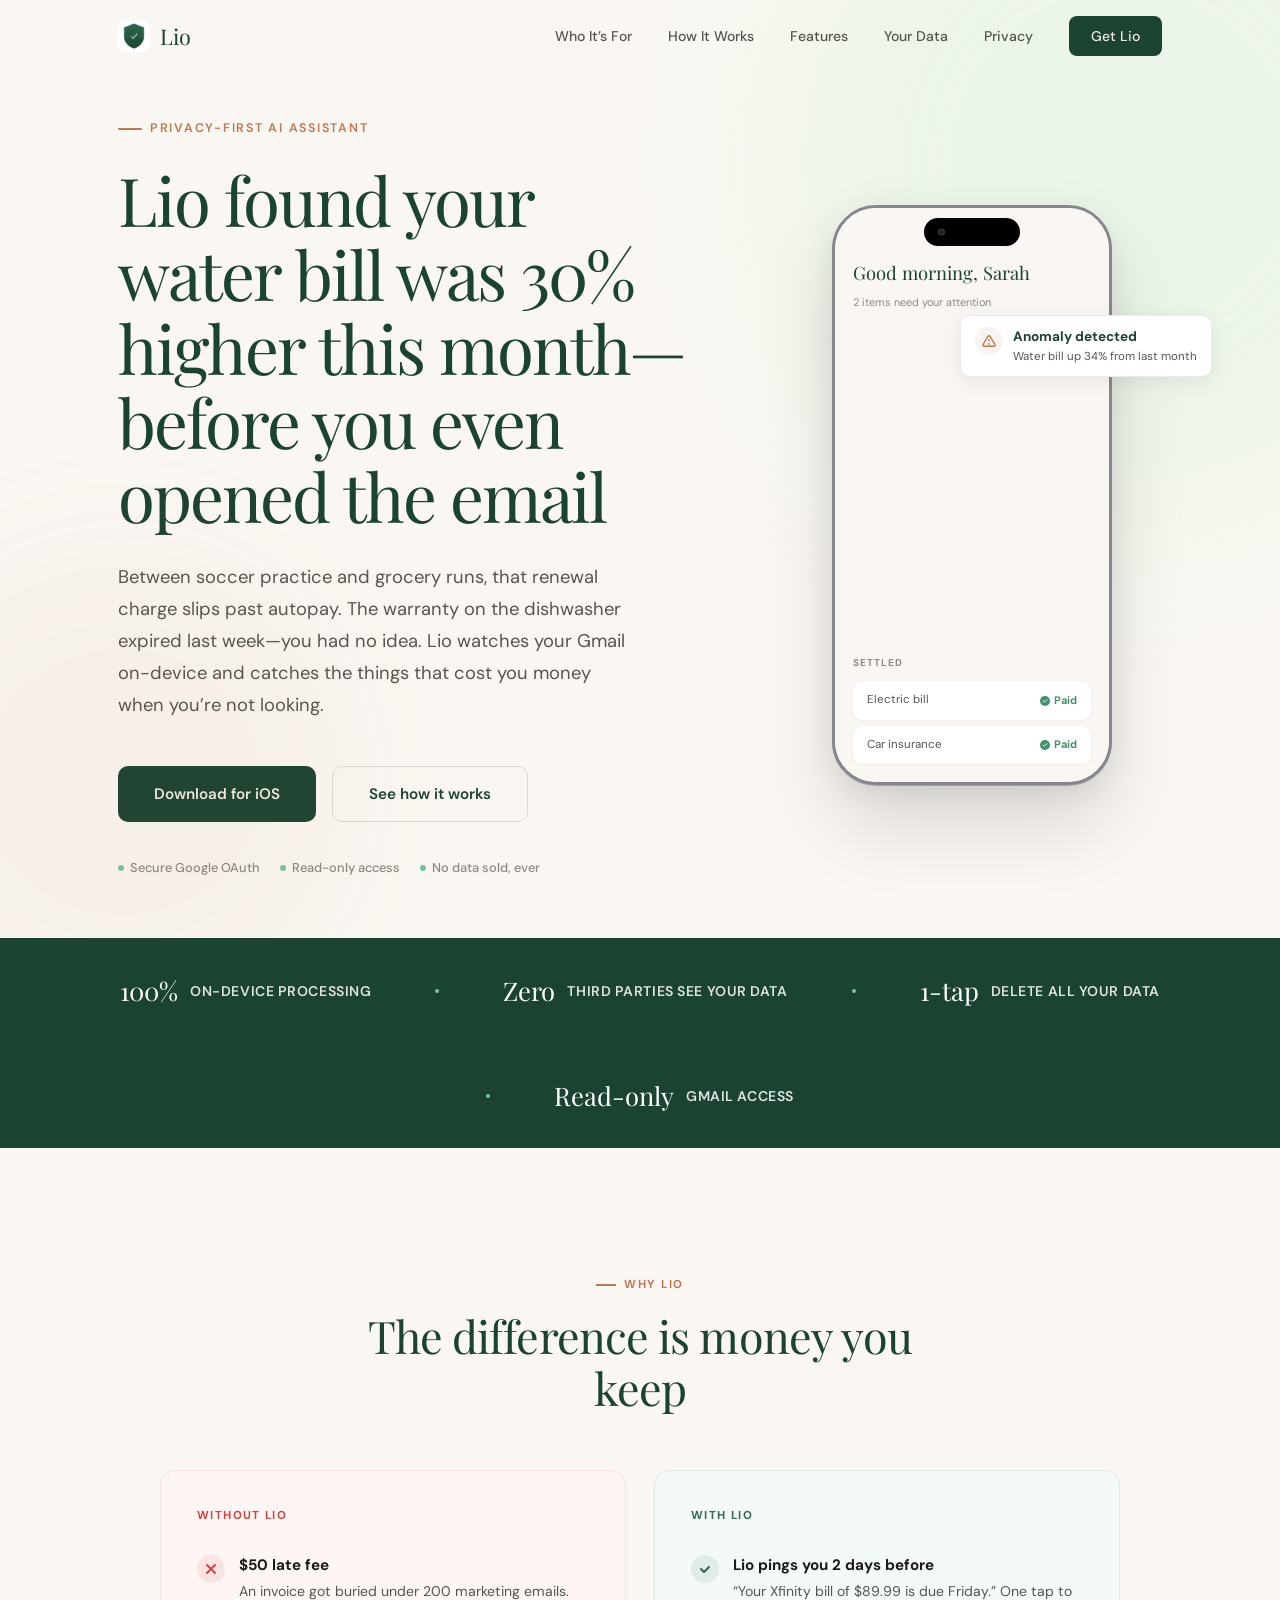
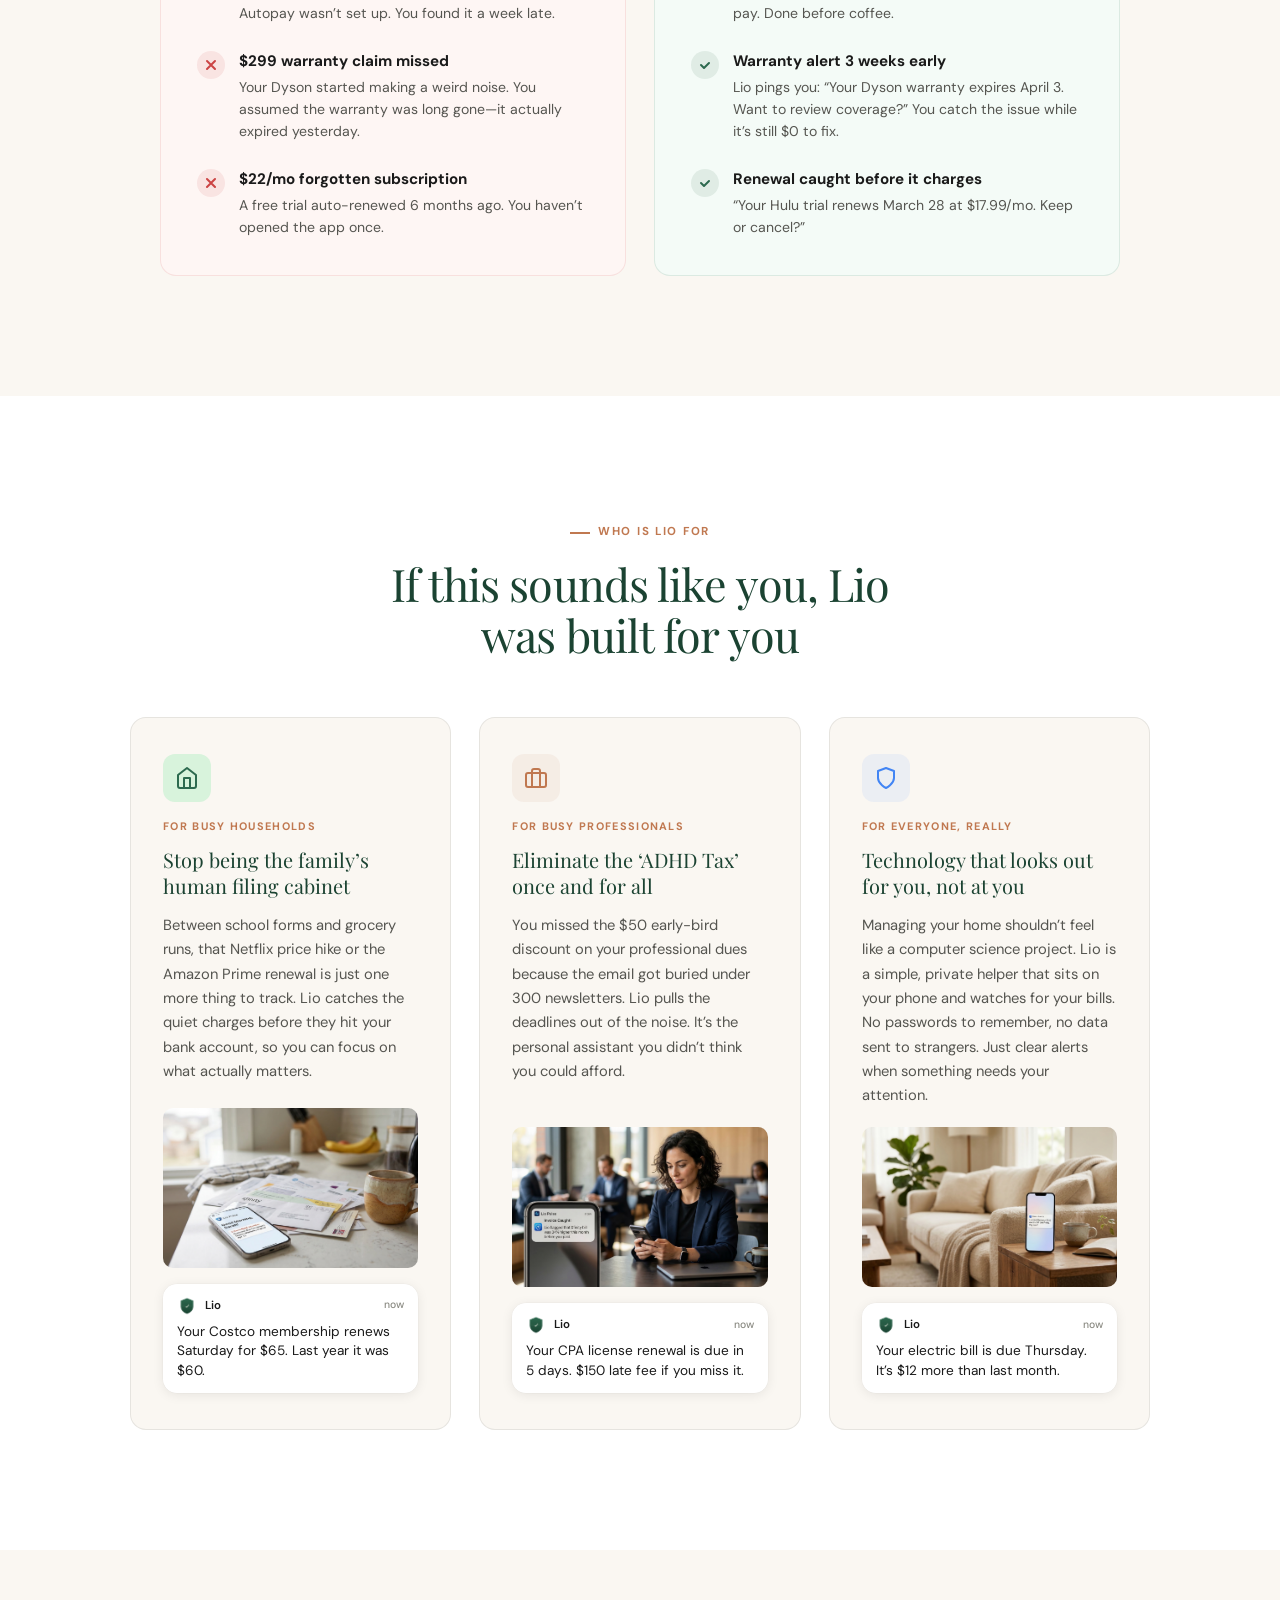
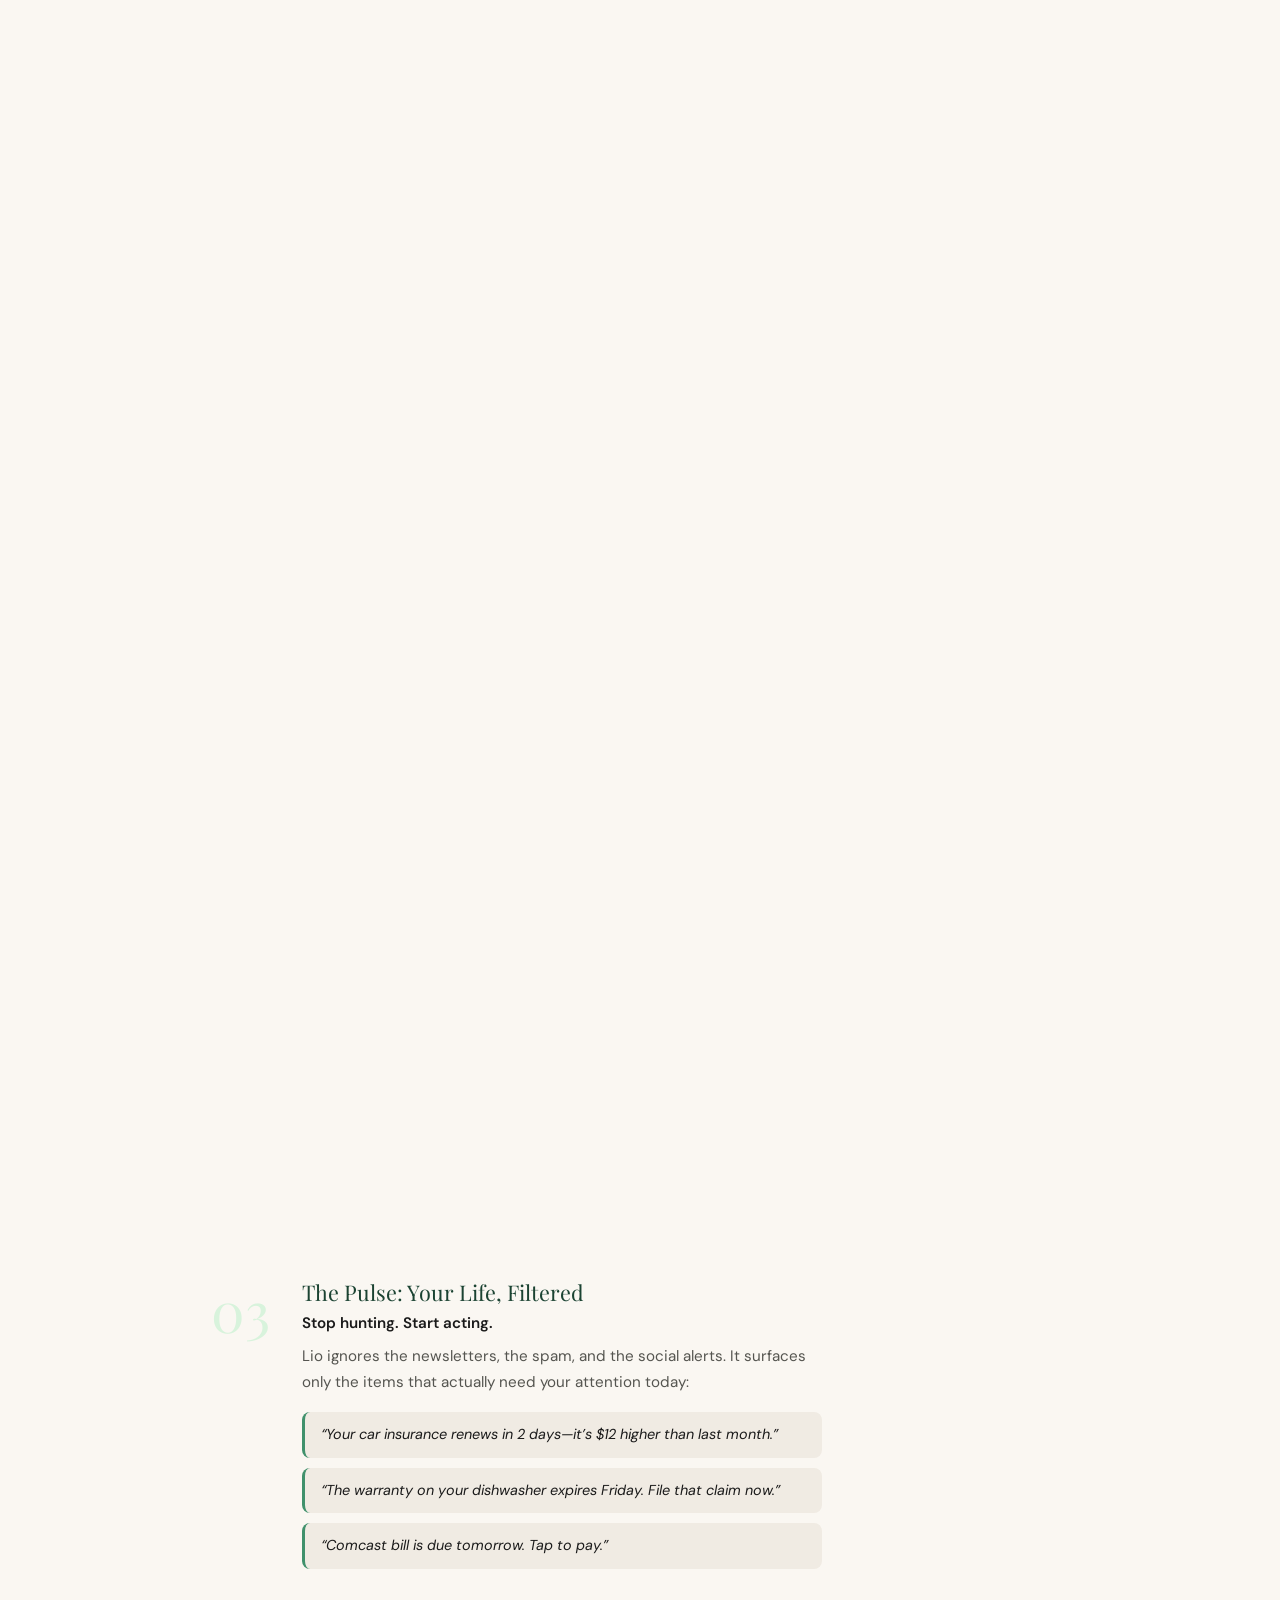
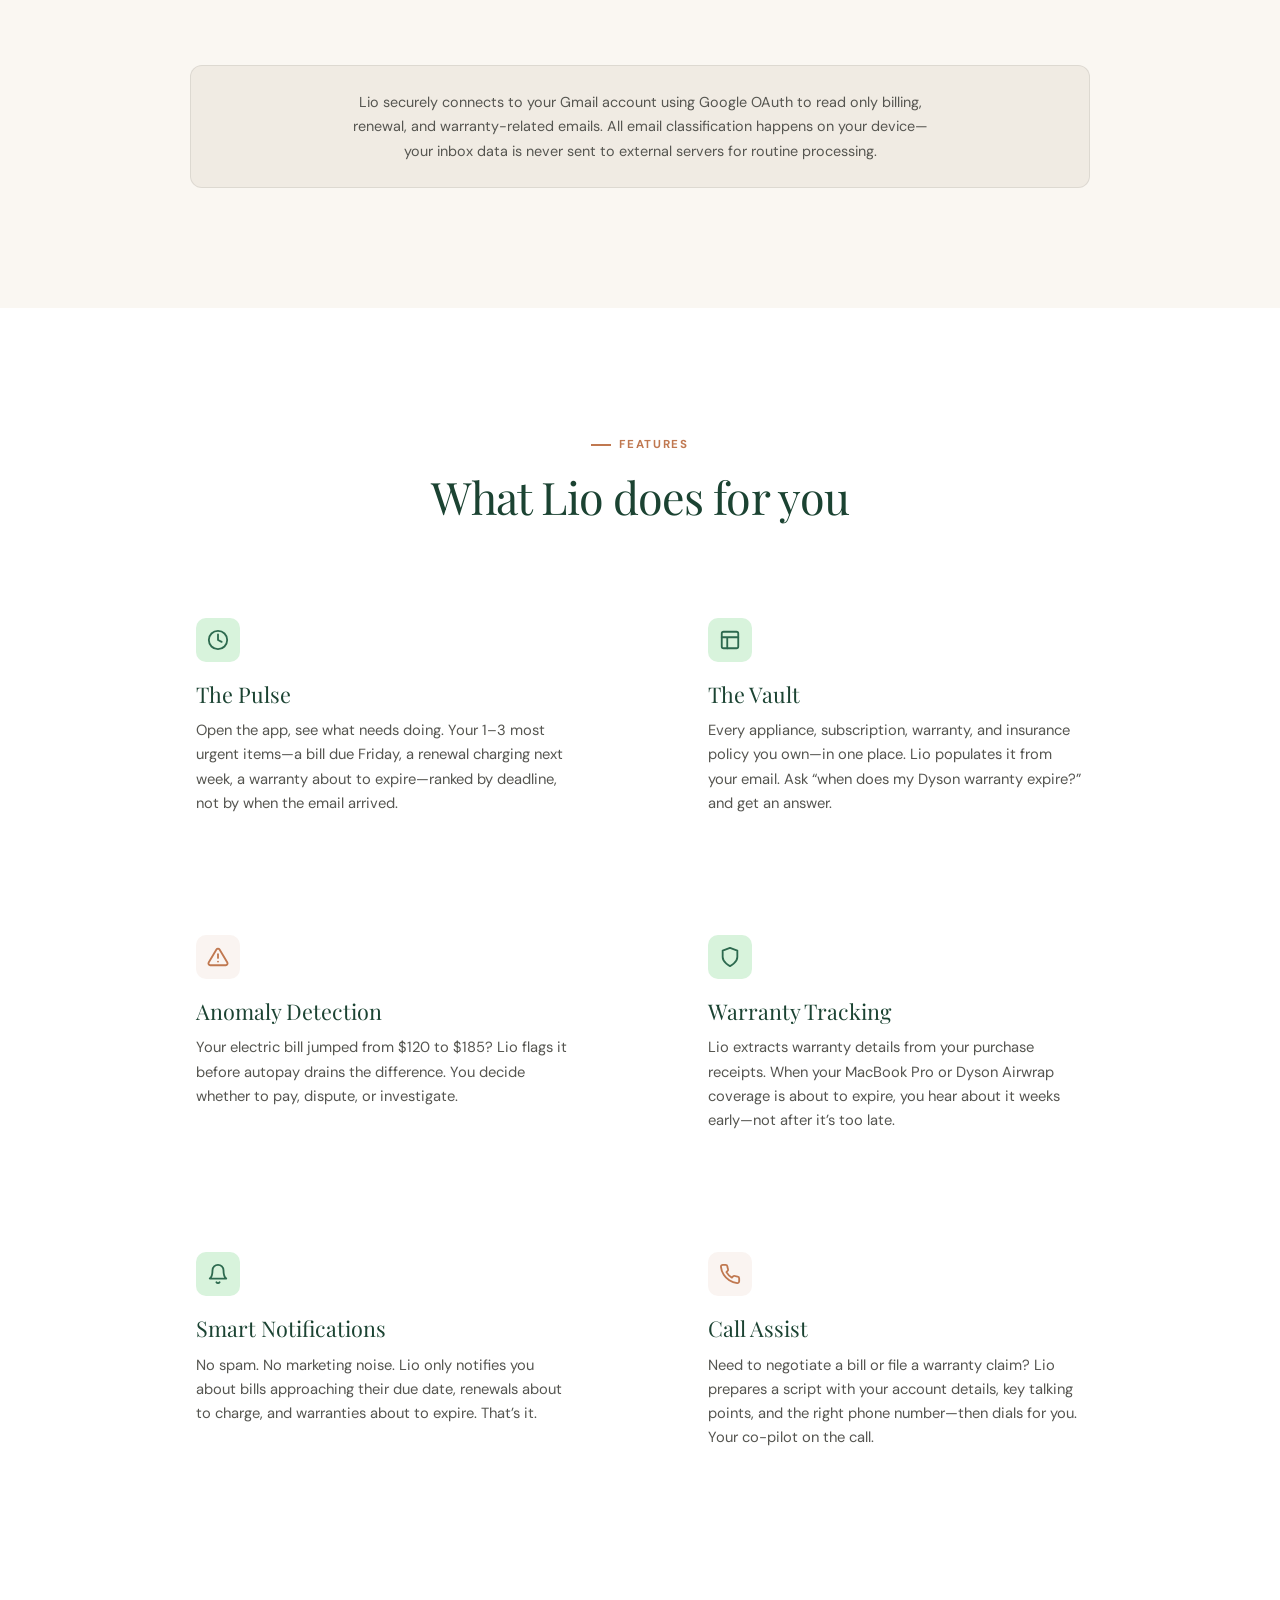
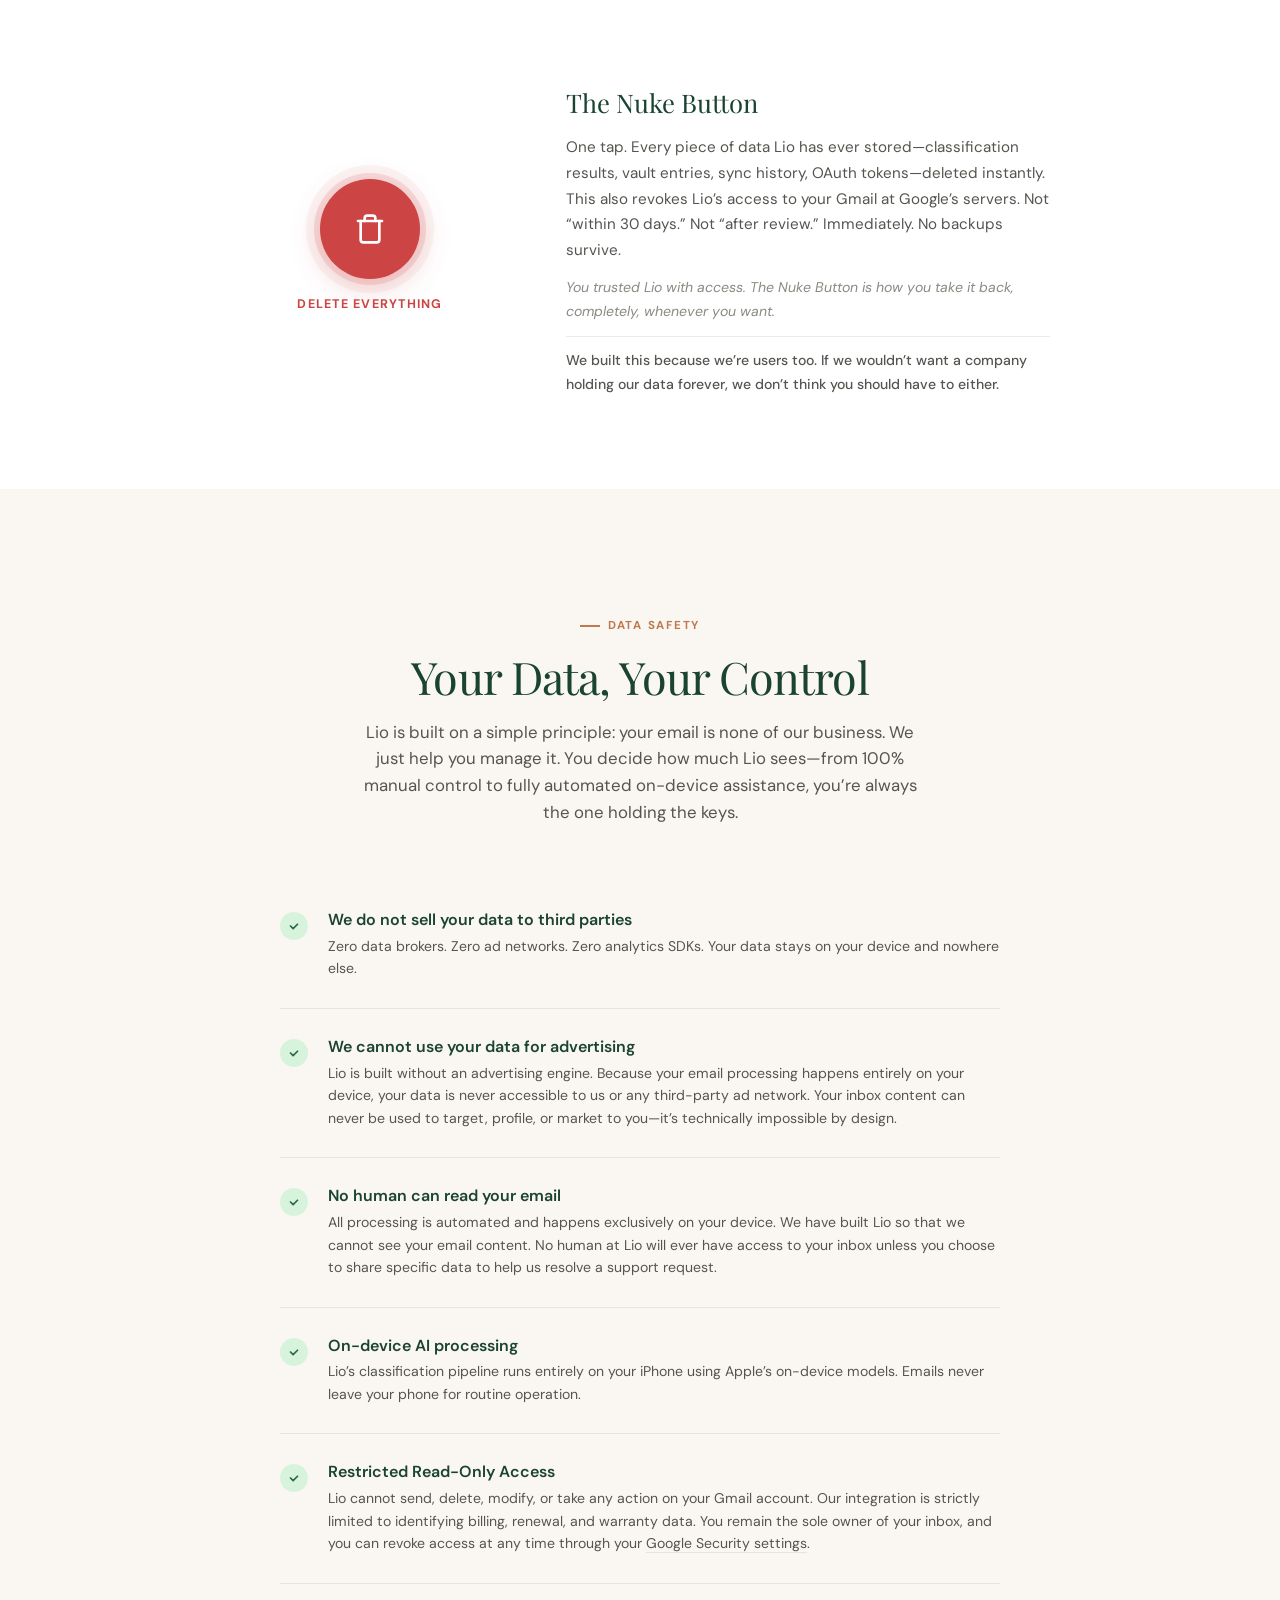
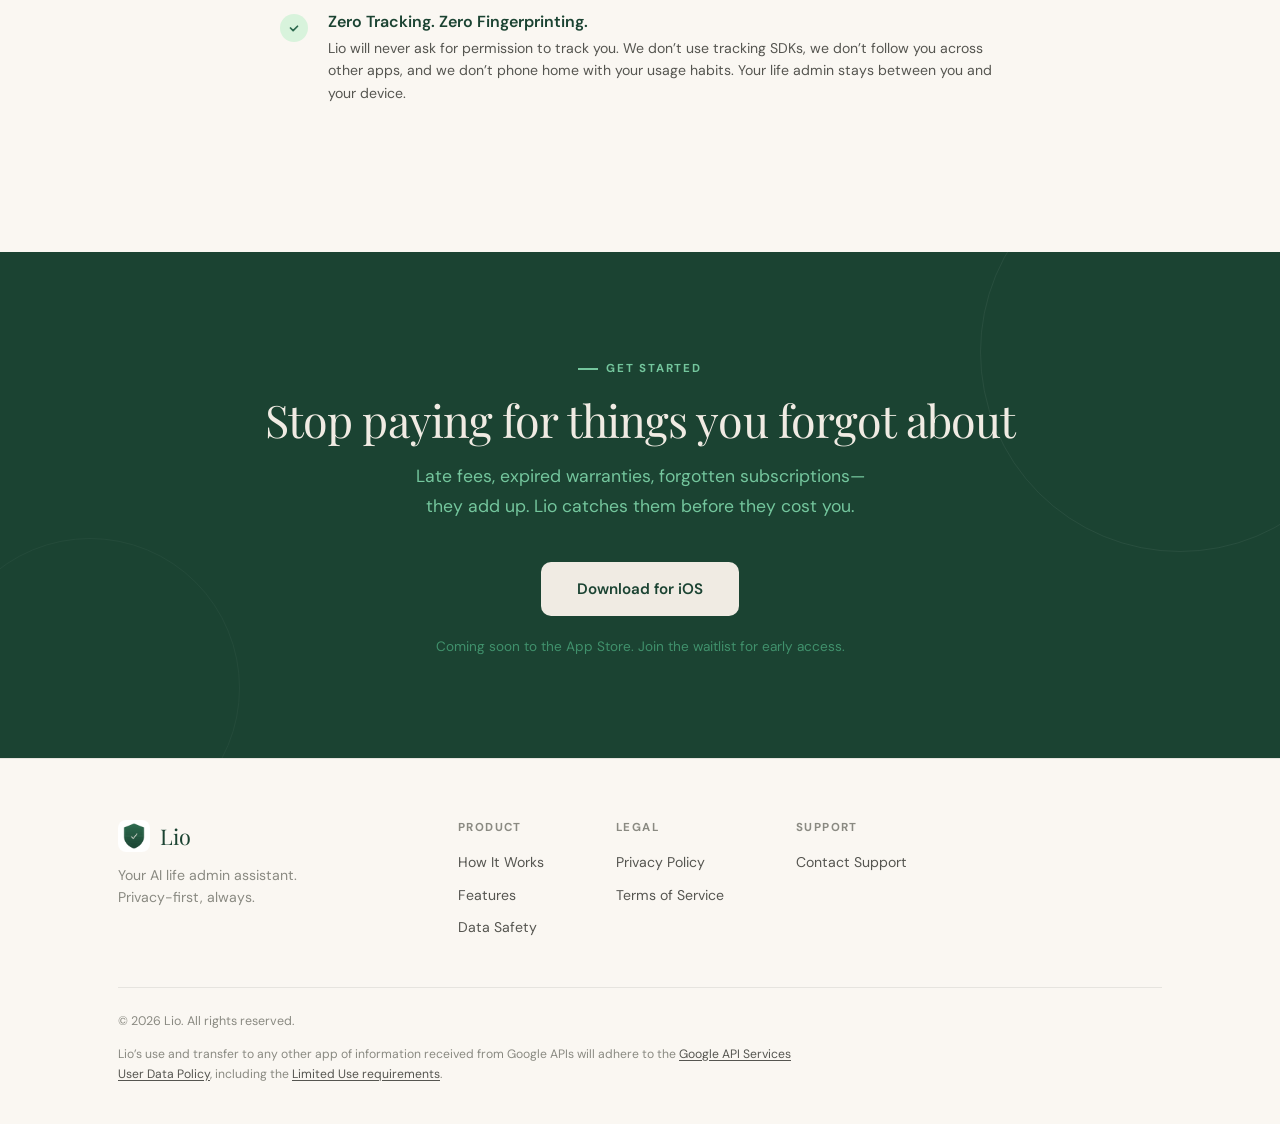
<file: index.html>
<!DOCTYPE html>
<html lang="en">
<head>
  <meta charset="UTF-8">
  <meta name="viewport" content="width=device-width, initial-scale=1.0">
  <title>Lio — Your AI Life Admin Assistant</title>
  <meta name="description" content="Lio scans your Gmail for bills, renewals, and warranties — so you never miss a payment or lose a receipt again. Privacy-first. On-device AI.">
  <meta property="og:title" content="Lio — Your AI Life Admin Assistant">
  <meta property="og:description" content="Lio found your water bill was 30% higher this month before you even opened the email.">
  <meta property="og:url" content="https://getlio.app">
  <meta property="og:type" content="website">
  <link rel="icon" href="/assets/favicon.png" type="image/png">
  <link rel="preconnect" href="https://fonts.googleapis.com">
  <link rel="preconnect" href="https://fonts.gstatic.com" crossorigin>
  <link href="https://fonts.googleapis.com/css2?family=DM+Sans:wght@400;500;600;700&family=Playfair+Display:ital,wght@0,400;0,600;1,400&family=JetBrains+Mono:wght@500;700&family=Roboto:wght@500&display=swap" rel="stylesheet">
  <link rel="stylesheet" href="/styles.css">
</head>
<body>

  <!-- ==================== Nav ==================== -->
  <nav class="nav">
    <div class="container nav-inner">
      <a href="/" class="nav-logo">
        <img src="/assets/logo.png" alt="Lio" class="logo-img" width="32" height="32">
        <span class="logo-text">Lio</span>
      </a>
      <div class="nav-links">
        <a href="#who">Who It&rsquo;s For</a>
        <a href="#how-it-works">How It Works</a>
        <a href="#features">Features</a>
        <a href="#your-data">Your Data</a>
        <a href="/privacy/">Privacy</a>
        <a href="#get-lio" class="btn-nav">Get Lio</a>
      </div>
      <button class="nav-toggle" aria-label="Toggle navigation">
        <span></span><span></span><span></span>
      </button>
    </div>
  </nav>

  <!-- ==================== Hero ==================== -->
  <section class="hero">
    <div class="container hero-inner">
      <div class="hero-content">
        <div class="hero-eyebrow">Privacy-first AI assistant</div>
        <h1>Lio found your water bill was 30% higher this month&mdash;before you even opened the email</h1>
        <p class="hero-body">Between soccer practice and grocery runs, that renewal charge slips past autopay. The warranty on the dishwasher expired last week&mdash;you had no idea. Lio watches your Gmail on-device and catches the things that cost you money when you&rsquo;re not looking.</p>
        <div class="hero-actions">
          <a href="#get-lio" class="btn btn-primary">Download for iOS</a>
          <a href="#how-it-works" class="btn btn-secondary">See how it works</a>
        </div>
        <div class="hero-proof">
          <span class="proof-chip"><span class="dot"></span> Secure Google OAuth</span>
          <span class="proof-chip"><span class="dot"></span> Read-only access</span>
          <span class="proof-chip"><span class="dot"></span> No data sold, ever</span>
        </div>
      </div>

      <div class="hero-visual">
        <div class="phone-wrap">
          <!-- Kitchen counter context -->
          <div class="phone-context">
            <div class="phone-shadow"></div>
          </div>
          <div class="phone">
            <div class="phone-notch" aria-hidden="true"></div>
            <div class="phone-screen">
              <div class="ps-header">
                <span class="ps-greeting">Good morning, Sarah</span>
                <span class="ps-sub">2 items need your attention</span>
              </div>
              <div class="ps-cards">
                <div class="ps-card">
                  <div class="ps-card-label">Due Friday</div>
                  <div class="ps-card-vendor">Xfinity Internet</div>
                  <div class="ps-card-amount">$89.99</div>
                  <span class="ps-card-btn">Pay Now</span>
                </div>
                <div class="ps-card">
                  <div class="ps-card-label">Warranty expires Apr 3</div>
                  <div class="ps-card-vendor">MacBook Pro 14&Prime;</div>
                  <div class="ps-card-amount">16 days left</div>
                  <span class="ps-card-btn">View Coverage</span>
                </div>
                <div class="ps-card">
                  <div class="ps-card-label">Renews Mar 28</div>
                  <div class="ps-card-vendor">Dyson Airwrap Plan</div>
                  <div class="ps-card-amount">$14.99/mo</div>
                  <span class="ps-card-btn">Review</span>
                </div>
              </div>
              <div class="ps-settled">
                <div class="ps-settled-header">Settled</div>
                <div class="ps-mini">
                  <span class="ps-mini-name">Electric bill</span>
                  <span class="ps-mini-status">
                    <svg width="10" height="10" viewBox="0 0 16 16" fill="none"><circle cx="8" cy="8" r="8" fill="#40916C"/><path d="M5 8l2 2 4-4" stroke="#fff" stroke-width="1.5" stroke-linecap="round" stroke-linejoin="round"/></svg>
                    Paid
                  </span>
                </div>
                <div class="ps-mini">
                  <span class="ps-mini-name">Car insurance</span>
                  <span class="ps-mini-status">
                    <svg width="10" height="10" viewBox="0 0 16 16" fill="none"><circle cx="8" cy="8" r="8" fill="#40916C"/><path d="M5 8l2 2 4-4" stroke="#fff" stroke-width="1.5" stroke-linecap="round" stroke-linejoin="round"/></svg>
                    Paid
                  </span>
                </div>
              </div>
            </div>
          </div>
          <div class="phone-annotation">
            <span class="annotation-icon">
              <svg width="14" height="14" viewBox="0 0 24 24" fill="none" stroke="#C07850" stroke-width="2.5"><path d="M10.29 3.86L1.82 18a2 2 0 001.71 3h16.94a2 2 0 001.71-3L13.71 3.86a2 2 0 00-3.42 0z"/><line x1="12" y1="9" x2="12" y2="13"/><circle cx="12" cy="17" r="0.5" fill="#C07850"/></svg>
            </span>
            <div>
              <strong>Anomaly detected</strong>
              Water bill up 34% from last month
            </div>
          </div>
        </div>
      </div>
    </div>
  </section>

  <!-- ==================== Stats Bar ==================== -->
  <section class="stats-bar">
    <div class="container">
      <div class="stats-track">
        <div class="stat-item">
          <span class="stat-val">100%</span>
          <span class="stat-lbl">On-device processing</span>
        </div>
        <span class="stat-dot"></span>
        <div class="stat-item">
          <span class="stat-val">Zero</span>
          <span class="stat-lbl">Third parties see your data</span>
        </div>
        <span class="stat-dot"></span>
        <div class="stat-item">
          <span class="stat-val">1-tap</span>
          <span class="stat-lbl">Delete all your data</span>
        </div>
        <span class="stat-dot"></span>
        <div class="stat-item">
          <span class="stat-val">Read-only</span>
          <span class="stat-lbl">Gmail access</span>
        </div>
      </div>
    </div>
  </section>

  <!-- ==================== Before / After ==================== -->
  <section class="section" id="before-after">
    <div class="container">
      <div style="text-align:center; max-width:560px; margin: 0 auto 56px;">
        <span class="section-label reveal">Why Lio</span>
        <h2 class="reveal">The difference is money you keep</h2>
      </div>

      <div class="ba-grid">
        <div class="ba-card ba-before reveal">
          <div class="ba-label">Without Lio</div>
          <div class="ba-items">
            <div class="ba-item">
              <span class="ba-icon ba-icon-bad">
                <svg width="16" height="16" viewBox="0 0 16 16" fill="none"><path d="M4 4l8 8M12 4l-8 8" stroke="#C44" stroke-width="2" stroke-linecap="round"/></svg>
              </span>
              <div>
                <strong>$50 late fee</strong>
                <p>An invoice got buried under 200 marketing emails. Autopay wasn&rsquo;t set up. You found it a week late.</p>
              </div>
            </div>
            <div class="ba-item">
              <span class="ba-icon ba-icon-bad">
                <svg width="16" height="16" viewBox="0 0 16 16" fill="none"><path d="M4 4l8 8M12 4l-8 8" stroke="#C44" stroke-width="2" stroke-linecap="round"/></svg>
              </span>
              <div>
                <strong>$299 warranty claim missed</strong>
                <p>Your Dyson started making a weird noise. You assumed the warranty was long gone&mdash;it actually expired yesterday.</p>
              </div>
            </div>
            <div class="ba-item">
              <span class="ba-icon ba-icon-bad">
                <svg width="16" height="16" viewBox="0 0 16 16" fill="none"><path d="M4 4l8 8M12 4l-8 8" stroke="#C44" stroke-width="2" stroke-linecap="round"/></svg>
              </span>
              <div>
                <strong>$22/mo forgotten subscription</strong>
                <p>A free trial auto-renewed 6 months ago. You haven&rsquo;t opened the app once.</p>
              </div>
            </div>
          </div>
        </div>

        <div class="ba-card ba-after reveal">
          <div class="ba-label ba-label-good">With Lio</div>
          <div class="ba-items">
            <div class="ba-item">
              <span class="ba-icon ba-icon-good">
                <svg width="16" height="16" viewBox="0 0 16 16" fill="none"><path d="M4 8l3 3 5-5" stroke="#2D6A4F" stroke-width="2" stroke-linecap="round" stroke-linejoin="round"/></svg>
              </span>
              <div>
                <strong>Lio pings you 2 days before</strong>
                <p>&ldquo;Your Xfinity bill of $89.99 is due Friday.&rdquo; One tap to pay. Done before coffee.</p>
              </div>
            </div>
            <div class="ba-item">
              <span class="ba-icon ba-icon-good">
                <svg width="16" height="16" viewBox="0 0 16 16" fill="none"><path d="M4 8l3 3 5-5" stroke="#2D6A4F" stroke-width="2" stroke-linecap="round" stroke-linejoin="round"/></svg>
              </span>
              <div>
                <strong>Warranty alert 3 weeks early</strong>
                <p>Lio pings you: &ldquo;Your Dyson warranty expires April 3. Want to review coverage?&rdquo; You catch the issue while it&rsquo;s still $0 to fix.</p>
              </div>
            </div>
            <div class="ba-item">
              <span class="ba-icon ba-icon-good">
                <svg width="16" height="16" viewBox="0 0 16 16" fill="none"><path d="M4 8l3 3 5-5" stroke="#2D6A4F" stroke-width="2" stroke-linecap="round" stroke-linejoin="round"/></svg>
              </span>
              <div>
                <strong>Renewal caught before it charges</strong>
                <p>&ldquo;Your Hulu trial renews March 28 at $17.99/mo. Keep or cancel?&rdquo;</p>
              </div>
            </div>
          </div>
        </div>
      </div>
    </div>
  </section>

  <!-- ==================== Who Is Lio For ==================== -->
  <section class="section personas-section" id="who">
    <div class="container">
      <div style="text-align:center; max-width:560px; margin: 0 auto 56px;">
        <span class="section-label reveal">Who is Lio for</span>
        <h2 class="reveal">If this sounds like you, Lio was built for you</h2>
      </div>

      <div class="persona-grid stagger">
        <!-- Busy Parent -->
        <div class="persona-card reveal">
          <div class="persona-icon persona-icon-home">
            <svg width="24" height="24" viewBox="0 0 24 24" fill="none" stroke="currentColor" stroke-width="2" stroke-linecap="round" stroke-linejoin="round"><path d="M3 9l9-7 9 7v11a2 2 0 01-2 2H5a2 2 0 01-2-2z"/><polyline points="9 22 9 12 15 12 15 22"/></svg>
          </div>
          <div class="persona-tag">For busy households</div>
          <h3>Stop being the family&rsquo;s human filing cabinet</h3>
          <p>Between school forms and grocery runs, that Netflix price hike or the Amazon Prime renewal is just one more thing to track. Lio catches the quiet charges before they hit your bank account, so you can focus on what actually matters.</p>
          <div class="persona-photo">
            <img src="/assets/photo-kitchen.jpg" alt="iPhone on a kitchen counter showing Lio Pulse screen, surrounded by mail and a coffee mug" loading="lazy">
          </div>
          <div class="ios-notification">
            <div class="ios-notif-header">
              <img src="/assets/logo.png" alt="" class="ios-notif-icon" width="20" height="20">
              <span class="ios-notif-app">Lio</span>
              <span class="ios-notif-time">now</span>
            </div>
            <div class="ios-notif-body">Your Costco membership renews Saturday for $65. Last year it was $60.</div>
          </div>
        </div>

        <!-- Disorganized Professional -->
        <div class="persona-card reveal">
          <div class="persona-icon persona-icon-pro">
            <svg width="24" height="24" viewBox="0 0 24 24" fill="none" stroke="currentColor" stroke-width="2" stroke-linecap="round" stroke-linejoin="round"><rect x="2" y="7" width="20" height="14" rx="2" ry="2"/><path d="M16 21V5a2 2 0 00-2-2h-4a2 2 0 00-2 2v16"/></svg>
          </div>
          <div class="persona-tag">For busy professionals</div>
          <h3>Eliminate the &lsquo;ADHD Tax&rsquo; once and for all</h3>
          <p>You missed the $50 early-bird discount on your professional dues because the email got buried under 300 newsletters. Lio pulls the deadlines out of the noise. It&rsquo;s the personal assistant you didn&rsquo;t think you could afford.</p>
          <div class="persona-photo">
            <img src="/assets/photo-cafe.jpg" alt="Professional woman in a cafe checking Lio on her phone, laptop closed beside her" loading="lazy">
          </div>
          <div class="ios-notification">
            <div class="ios-notif-header">
              <img src="/assets/logo.png" alt="" class="ios-notif-icon" width="20" height="20">
              <span class="ios-notif-app">Lio</span>
              <span class="ios-notif-time">now</span>
            </div>
            <div class="ios-notif-body">Your CPA license renewal is due in 5 days. $150 late fee if you miss it.</div>
          </div>
        </div>

        <!-- Non-tech savvy -->
        <div class="persona-card reveal">
          <div class="persona-icon persona-icon-safe">
            <svg width="24" height="24" viewBox="0 0 24 24" fill="none" stroke="currentColor" stroke-width="2" stroke-linecap="round" stroke-linejoin="round"><path d="M12 22s8-4 8-10V5l-8-3-8 3v7c0 6 8 10 8 10z"/></svg>
          </div>
          <div class="persona-tag">For everyone, really</div>
          <h3>Technology that looks out for you, not at you</h3>
          <p>Managing your home shouldn&rsquo;t feel like a computer science project. Lio is a simple, private helper that sits on your phone and watches for your bills. No passwords to remember, no data sent to strangers. Just clear alerts when something needs your attention.</p>
          <div class="persona-photo">
            <img src="/assets/photo-living.jpg" alt="Phone on a living room side table showing a Lio alert, cozy couch and book in background" loading="lazy">
          </div>
          <div class="ios-notification">
            <div class="ios-notif-header">
              <img src="/assets/logo.png" alt="" class="ios-notif-icon" width="20" height="20">
              <span class="ios-notif-app">Lio</span>
              <span class="ios-notif-time">now</span>
            </div>
            <div class="ios-notif-body">Your electric bill is due Thursday. It&rsquo;s $12 more than last month.</div>
          </div>
        </div>
      </div>
    </div>
  </section>

  <!-- ==================== What Lio Doesn't Do ==================== -->
  <section class="not-section">
    <div class="container">
      <div class="not-inner reveal">
        <h3>Lio doesn&rsquo;t read your personal life</h3>
        <p>Lio isn&rsquo;t interested in your family photos, group chats, or love letters. It specifically looks for patterns in bills, renewals, receipts, and warranty emails. Everything else is ignored. Your personal correspondence is none of our business&mdash;and it never touches Lio&rsquo;s classification pipeline.</p>
      </div>
    </div>
  </section>

  <!-- ==================== How It Works ==================== -->
  <section class="section" id="how-it-works">
    <div class="container">
      <div class="container-narrow" style="text-align:center; margin-bottom: 48px;">
        <span class="section-label reveal">How it works</span>
        <h2 class="reveal">Three Steps. One Less Thing to Worry About.</h2>
        <p class="reveal" style="color:var(--text-mid); font-size:1.05rem; margin-top:16px; line-height:1.7;">Lio doesn&rsquo;t read your life&mdash;it identifies your tasks. Our local AI scans only for bills and renewals, keeping your personal conversations strictly private and on your device.</p>
      </div>

      <div class="hiw-steps">
        <div class="hiw-step reveal">
          <div class="hiw-num">01</div>
          <div>
            <h3>Secure Connection</h3>
            <p class="hiw-lead">Connect your Gmail in seconds.</p>
            <p>Lio uses Google&rsquo;s most secure OAuth standard. We request read-only access&mdash;meaning Lio can identify a bill, but it can&rsquo;t send an email to your boss or delete a message from your mom. You stay in total control of the &ldquo;keys&rdquo; to your inbox.</p>
            <!-- Official Google Sign-In button: Roboto Medium 14px, Google brand colors, 8px icon padding -->
            <button type="button" class="g-signin" aria-label="Sign in with Google" disabled>
              <div class="g-signin-icon">
                <svg width="18" height="18" viewBox="0 0 18 18"><path d="M17.64 9.2a10.3 10.3 0 0 0-.16-1.84H9v3.48h4.84a4.14 4.14 0 0 1-1.8 2.72v2.26h2.92A8.78 8.78 0 0 0 17.64 9.2z" fill="#4285F4"/><path d="M9 18c2.43 0 4.47-.8 5.96-2.18l-2.92-2.26c-.8.54-1.83.86-3.04.86-2.34 0-4.32-1.58-5.03-3.71H.96v2.33A9 9 0 0 0 9 18z" fill="#34A853"/><path d="M3.97 10.71A5.41 5.41 0 0 1 3.68 9c0-.59.1-1.17.28-1.71V4.96H.96A9 9 0 0 0 0 9c0 1.45.35 2.82.96 4.04l3.01-2.33z" fill="#FBBC05"/><path d="M9 3.58c1.32 0 2.51.45 3.44 1.35l2.58-2.58C13.46.89 11.43 0 9 0A9 9 0 0 0 .96 4.96l3.01 2.33C4.68 5.16 6.66 3.58 9 3.58z" fill="#EA4335"/></svg>
              </div>
              <span class="g-signin-text">Sign in with Google</span>
            </button>
          </div>
        </div>

        <div class="hiw-step reveal">
          <div class="hiw-num">02</div>
          <div>
            <div class="hiw-title-row">
              <h3>Private, Local Analysis</h3>
              <span class="hiw-badge">Zero-Cloud Architecture</span>
            </div>
            <p class="hiw-lead">Your data never leaves your phone.</p>
            <p>Lio uses your phone&rsquo;s built-in AI. We never store your emails on our servers, so your private information is never at risk of a cloud data breach. Your data stays under your physical control.</p>
          </div>
        </div>

        <div class="hiw-step reveal">
          <div class="hiw-num">03</div>
          <div>
            <h3>The Pulse: Your Life, Filtered</h3>
            <p class="hiw-lead">Stop hunting. Start acting.</p>
            <p>Lio ignores the newsletters, the spam, and the social alerts. It surfaces only the items that actually need your attention today:</p>
            <div class="hiw-examples">
              <div class="hiw-example">&ldquo;Your car insurance renews in 2 days&mdash;it&rsquo;s $12 higher than last month.&rdquo;</div>
              <div class="hiw-example">&ldquo;The warranty on your dishwasher expires Friday. File that claim now.&rdquo;</div>
              <div class="hiw-example">&ldquo;Comcast bill is due tomorrow. Tap to pay.&rdquo;</div>
            </div>
          </div>
        </div>
      </div>

      <div class="hiw-footer reveal">
        <p>Lio securely connects to your Gmail account using Google OAuth to read only billing, renewal, and warranty-related emails. All email classification happens on your device&mdash;your inbox data is never sent to external servers for routine processing.</p>
      </div>
    </div>
  </section>

  <!-- ==================== Features ==================== -->
  <section class="section features-section" id="features">
    <div class="container">
      <div style="text-align:center; max-width: 560px; margin: 0 auto 20px;">
        <span class="section-label reveal">Features</span>
        <h2 class="reveal">What Lio does for you</h2>
      </div>

      <div class="feat-grid stagger">
        <div class="feat reveal">
          <div class="feat-icon green">
            <svg viewBox="0 0 24 24"><circle cx="12" cy="12" r="10"/><path d="M12 6v6l4 2"/></svg>
          </div>
          <h3>The Pulse</h3>
          <p>Open the app, see what needs doing. Your 1&ndash;3 most urgent items&mdash;a bill due Friday, a renewal charging next week, a warranty about to expire&mdash;ranked by deadline, not by when the email arrived.</p>
        </div>

        <div class="feat reveal">
          <div class="feat-icon green">
            <svg viewBox="0 0 24 24"><rect x="3" y="3" width="18" height="18" rx="2"/><path d="M3 9h18M9 21V9"/></svg>
          </div>
          <h3>The Vault</h3>
          <p>Every appliance, subscription, warranty, and insurance policy you own&mdash;in one place. Lio populates it from your email. Ask &ldquo;when does my Dyson warranty expire?&rdquo; and get an answer.</p>
        </div>

        <div class="feat reveal">
          <div class="feat-icon terra">
            <svg viewBox="0 0 24 24"><path d="M10.29 3.86L1.82 18a2 2 0 001.71 3h16.94a2 2 0 001.71-3L13.71 3.86a2 2 0 00-3.42 0z"/><line x1="12" y1="9" x2="12" y2="13"/><line x1="12" y1="17" x2="12.01" y2="17"/></svg>
          </div>
          <h3>Anomaly Detection</h3>
          <p>Your electric bill jumped from $120 to $185? Lio flags it before autopay drains the difference. You decide whether to pay, dispute, or investigate.</p>
        </div>

        <div class="feat reveal">
          <div class="feat-icon green">
            <svg viewBox="0 0 24 24"><path d="M12 22s8-4 8-10V5l-8-3-8 3v7c0 6 8 10 8 10z"/></svg>
          </div>
          <h3>Warranty Tracking</h3>
          <p>Lio extracts warranty details from your purchase receipts. When your MacBook Pro or Dyson Airwrap coverage is about to expire, you hear about it weeks early&mdash;not after it&rsquo;s too late.</p>
        </div>

        <div class="feat reveal">
          <div class="feat-icon green">
            <svg viewBox="0 0 24 24"><path d="M18 8A6 6 0 006 8c0 7-3 9-3 9h18s-3-2-3-9"/><path d="M13.73 21a2 2 0 01-3.46 0"/></svg>
          </div>
          <h3>Smart Notifications</h3>
          <p>No spam. No marketing noise. Lio only notifies you about bills approaching their due date, renewals about to charge, and warranties about to expire. That&rsquo;s it.</p>
        </div>

        <div class="feat reveal">
          <div class="feat-icon terra">
            <svg viewBox="0 0 24 24"><path d="M22 16.92v3a2 2 0 01-2.18 2 19.79 19.79 0 01-8.63-3.07 19.5 19.5 0 01-6-6 19.79 19.79 0 01-3.07-8.67A2 2 0 014.11 2h3a2 2 0 012 1.72 12.84 12.84 0 00.7 2.81 2 2 0 01-.45 2.11L8.09 9.91a16 16 0 006 6l1.27-1.27a2 2 0 012.11-.45 12.84 12.84 0 002.81.7A2 2 0 0122 16.92z"/></svg>
          </div>
          <h3>Call Assist</h3>
          <p>Need to negotiate a bill or file a warranty claim? Lio prepares a script with your account details, key talking points, and the right phone number&mdash;then dials for you. Your co-pilot on the call.</p>
        </div>
      </div>
    </div>
  </section>

  <!-- ==================== Nuke Button (standalone) ==================== -->
  <section class="nuke-section">
    <div class="container">
      <div class="nuke-inner reveal">
        <div class="nuke-visual">
          <div class="nuke-btn-demo">
            <div class="nuke-circle">
              <svg width="32" height="32" viewBox="0 0 24 24" fill="none" stroke="#fff" stroke-width="2" stroke-linecap="round" stroke-linejoin="round"><polyline points="3 6 5 6 21 6"/><path d="M19 6v14a2 2 0 01-2 2H7a2 2 0 01-2-2V6m3 0V4a2 2 0 012-2h4a2 2 0 012 2v2"/></svg>
            </div>
            <span class="nuke-label-text">Delete Everything</span>
          </div>
        </div>
        <div class="nuke-copy">
          <h3>The Nuke Button</h3>
          <p>One tap. Every piece of data Lio has ever stored&mdash;classification results, vault entries, sync history, OAuth tokens&mdash;deleted instantly. This also revokes Lio&rsquo;s access to your Gmail at Google&rsquo;s servers. Not &ldquo;within 30 days.&rdquo; Not &ldquo;after review.&rdquo; Immediately. No backups survive.</p>
          <p class="nuke-sub">You trusted Lio with access. The Nuke Button is how you take it back, completely, whenever you want.</p>
          <p class="nuke-founder">We built this because we&rsquo;re users too. If we wouldn&rsquo;t want a company holding our data forever, we don&rsquo;t think you should have to either.</p>
        </div>
      </div>
    </div>
  </section>

  <!-- ==================== Your Data ==================== -->
  <section class="section" id="your-data">
    <div class="container">
      <div class="safety-intro reveal">
        <span class="section-label">Data Safety</span>
        <h2>Your Data, Your Control</h2>
        <p>Lio is built on a simple principle: your email is none of our business. We just help you manage it. You decide how much Lio sees&mdash;from 100% manual control to fully automated on-device assistance, you&rsquo;re always the one holding the keys.</p>
      </div>

      <div class="safety-list">
        <div class="safety-item reveal">
          <div class="safety-check">
            <svg viewBox="0 0 16 16" fill="none"><path d="M4 8l3 3 5-5" stroke="#2D6A4F" stroke-width="2" stroke-linecap="round" stroke-linejoin="round"/></svg>
          </div>
          <div>
            <h3>We do not sell your data to third parties</h3>
            <p>Zero data brokers. Zero ad networks. Zero analytics SDKs. Your data stays on your device and nowhere else.</p>
          </div>
        </div>

        <div class="safety-item reveal">
          <div class="safety-check">
            <svg viewBox="0 0 16 16" fill="none"><path d="M4 8l3 3 5-5" stroke="#2D6A4F" stroke-width="2" stroke-linecap="round" stroke-linejoin="round"/></svg>
          </div>
          <div>
            <h3>We cannot use your data for advertising</h3>
            <p>Lio is built without an advertising engine. Because your email processing happens entirely on your device, your data is never accessible to us or any third-party ad network. Your inbox content can never be used to target, profile, or market to you&mdash;it&rsquo;s technically impossible by design.</p>
          </div>
        </div>

        <div class="safety-item reveal">
          <div class="safety-check">
            <svg viewBox="0 0 16 16" fill="none"><path d="M4 8l3 3 5-5" stroke="#2D6A4F" stroke-width="2" stroke-linecap="round" stroke-linejoin="round"/></svg>
          </div>
          <div>
            <h3>No human can read your email</h3>
            <p>All processing is automated and happens exclusively on your device. We have built Lio so that we cannot see your email content. No human at Lio will ever have access to your inbox unless you choose to share specific data to help us resolve a support request.</p>
          </div>
        </div>

        <div class="safety-item reveal">
          <div class="safety-check">
            <svg viewBox="0 0 16 16" fill="none"><path d="M4 8l3 3 5-5" stroke="#2D6A4F" stroke-width="2" stroke-linecap="round" stroke-linejoin="round"/></svg>
          </div>
          <div>
            <h3>On-device AI processing</h3>
            <p>Lio&rsquo;s classification pipeline runs entirely on your iPhone using Apple&rsquo;s on-device models. Emails never leave your phone for routine operation.</p>
          </div>
        </div>

        <div class="safety-item reveal">
          <div class="safety-check">
            <svg viewBox="0 0 16 16" fill="none"><path d="M4 8l3 3 5-5" stroke="#2D6A4F" stroke-width="2" stroke-linecap="round" stroke-linejoin="round"/></svg>
          </div>
          <div>
            <h3>Restricted Read-Only Access</h3>
            <p>Lio cannot send, delete, modify, or take any action on your Gmail account. Our integration is strictly limited to identifying billing, renewal, and warranty data. You remain the sole owner of your inbox, and you can revoke access at any time through your <a href="https://myaccount.google.com/permissions" target="_blank" rel="noopener noreferrer" style="color:var(--text-mid); text-decoration:none; border-bottom:1px solid var(--border);">Google Security settings</a>.</p>
          </div>
        </div>

        <div class="safety-item reveal">
          <div class="safety-check">
            <svg viewBox="0 0 16 16" fill="none"><path d="M4 8l3 3 5-5" stroke="#2D6A4F" stroke-width="2" stroke-linecap="round" stroke-linejoin="round"/></svg>
          </div>
          <div>
            <h3>Zero Tracking. Zero Fingerprinting.</h3>
            <p>Lio will never ask for permission to track you. We don&rsquo;t use tracking SDKs, we don&rsquo;t follow you across other apps, and we don&rsquo;t phone home with your usage habits. Your life admin stays between you and your device.</p>
          </div>
        </div>
      </div>
    </div>
  </section>

  <!-- ==================== CTA ==================== -->
  <section class="cta-section" id="get-lio">
    <div class="container" style="position:relative;">
      <span class="section-label reveal" style="justify-content:center;">Get Started</span>
      <h2 class="reveal">Stop paying for things you forgot about</h2>
      <p class="cta-body reveal">Late fees, expired warranties, forgotten subscriptions&mdash;they add up. Lio catches them before they cost you.</p>
      <div class="reveal">
        <a href="#" class="btn btn-primary">Download for iOS</a>
      </div>
      <p class="cta-note reveal">Coming soon to the App Store. Join the waitlist for early access.</p>
    </div>
  </section>

  <!-- ==================== Footer ==================== -->
  <footer class="footer">
    <div class="container">
      <div class="footer-grid">
        <div class="footer-brand">
          <a href="/" class="nav-logo">
            <img src="/assets/logo.png" alt="Lio" class="logo-img" width="32" height="32">
            <span class="logo-text">Lio</span>
          </a>
          <p>Your AI life admin assistant.<br>Privacy-first, always.</p>
        </div>
        <div class="footer-cols">
          <div class="footer-col">
            <h4>Product</h4>
            <a href="#how-it-works">How It Works</a>
            <a href="#features">Features</a>
            <a href="#your-data">Data Safety</a>
          </div>
          <div class="footer-col">
            <h4>Legal</h4>
            <a href="/privacy/">Privacy Policy</a>
            <a href="/terms/">Terms of Service</a>
          </div>
          <div class="footer-col">
            <h4>Support</h4>
            <a href="mailto:support@getlio.app">Contact Support</a>
          </div>
        </div>
      </div>
      <div class="footer-bottom">
        <p>&copy; 2026 Lio. All rights reserved.</p>
        <p class="limited-use">
          Lio&rsquo;s use and transfer to any other app of information received from Google APIs will adhere to the
          <a href="https://developers.google.com/terms/api-services-user-data-policy" target="_blank" rel="noopener noreferrer">Google API Services User Data Policy</a>,
          including the <a href="https://developers.google.com/terms/api-services-user-data-policy#additional_requirements_for_specific_api_scopes" target="_blank" rel="noopener noreferrer">Limited Use requirements</a>.
        </p>
      </div>
    </div>
  </footer>

  <script>
    // Mobile nav
    const toggle = document.querySelector('.nav-toggle');
    const links = document.querySelector('.nav-links');
    toggle?.addEventListener('click', () => {
      links.classList.toggle('active');
      toggle.classList.toggle('active');
    });

    // Smooth scroll
    document.querySelectorAll('a[href^="#"]').forEach(a => {
      a.addEventListener('click', e => {
        e.preventDefault();
        const t = document.querySelector(a.getAttribute('href'));
        if (t) { t.scrollIntoView({ behavior: 'smooth', block: 'start' }); }
        links?.classList.remove('active');
        toggle?.classList.remove('active');
      });
    });

    // Nav bg on scroll
    const nav = document.querySelector('.nav');
    window.addEventListener('scroll', () => {
      nav.classList.toggle('scrolled', scrollY > 20);
    }, { passive: true });

    // Scroll reveal
    const obs = new IntersectionObserver(entries => {
      entries.forEach(e => { if (e.isIntersecting) { e.target.classList.add('visible'); obs.unobserve(e.target); } });
    }, { threshold: 0.08, rootMargin: '0px 0px -30px 0px' });
    document.querySelectorAll('.reveal').forEach(el => obs.observe(el));
  </script>

</body>
</html>
</file>
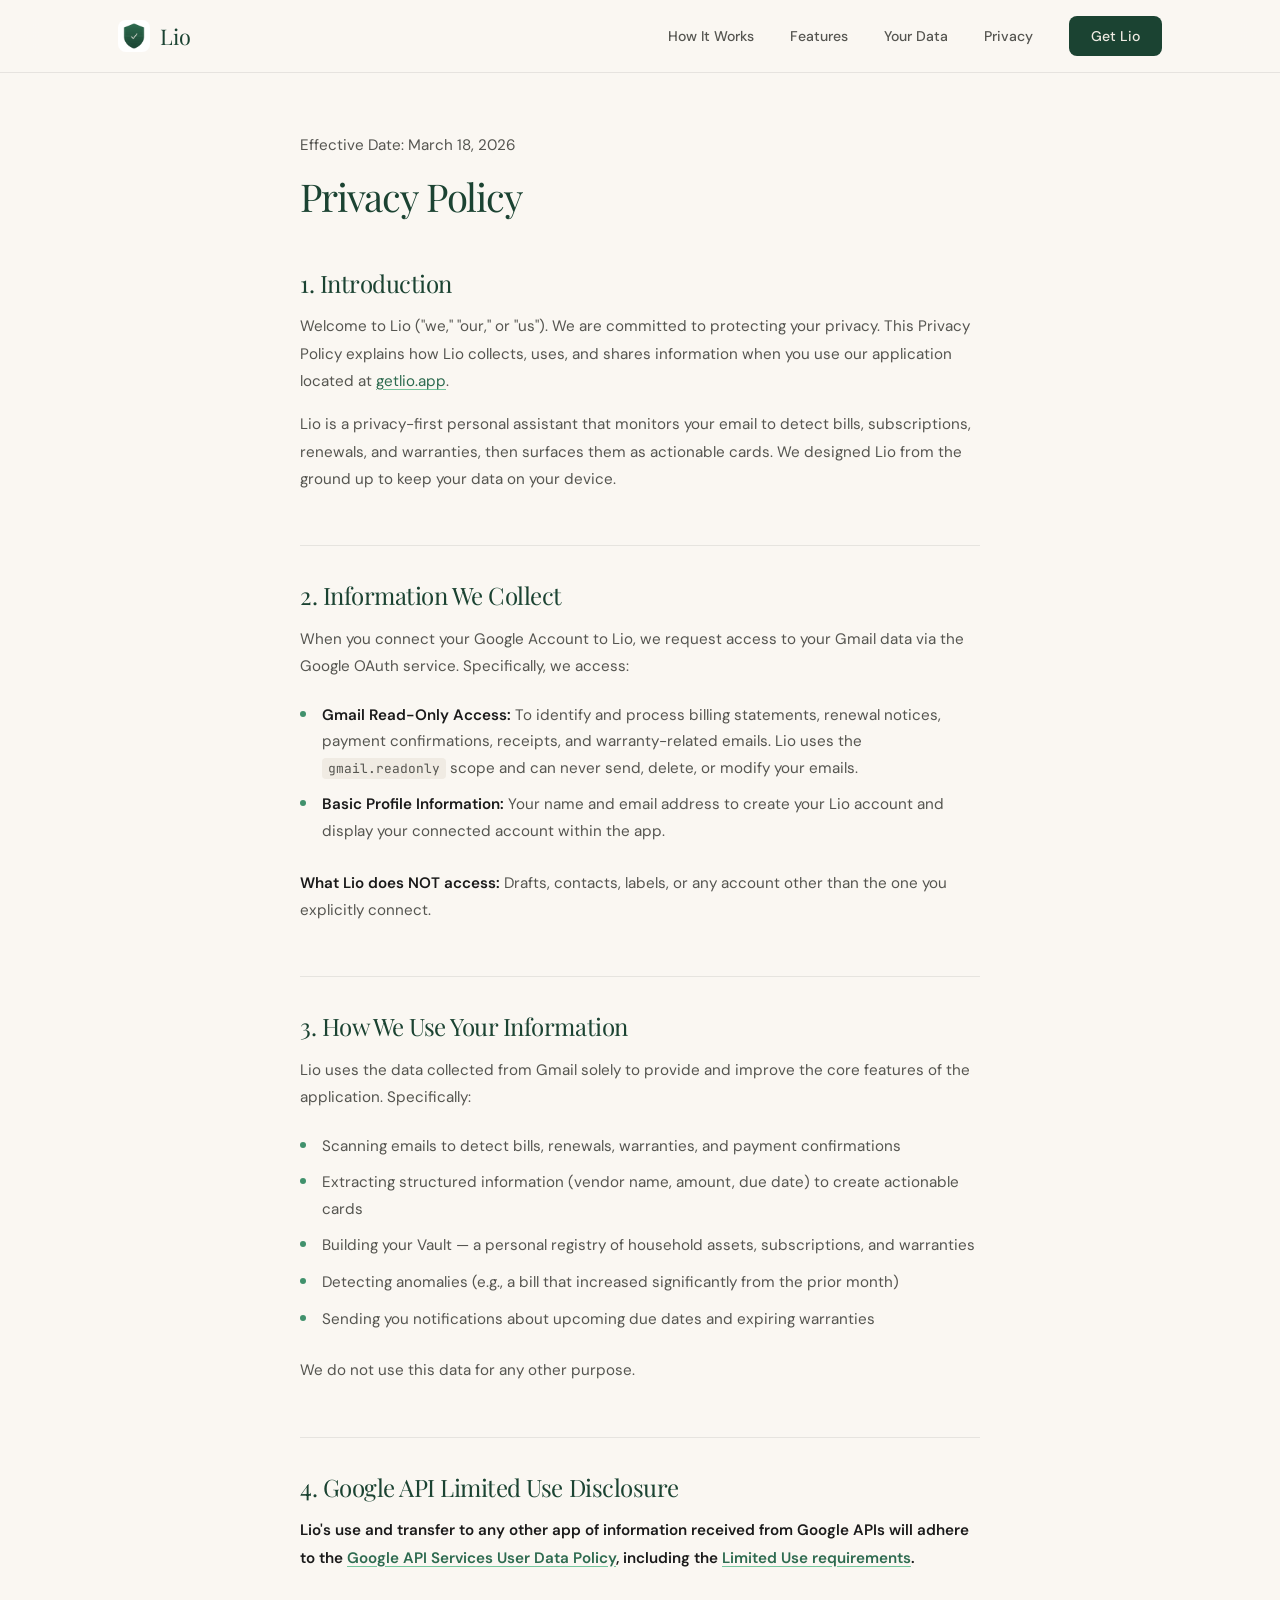
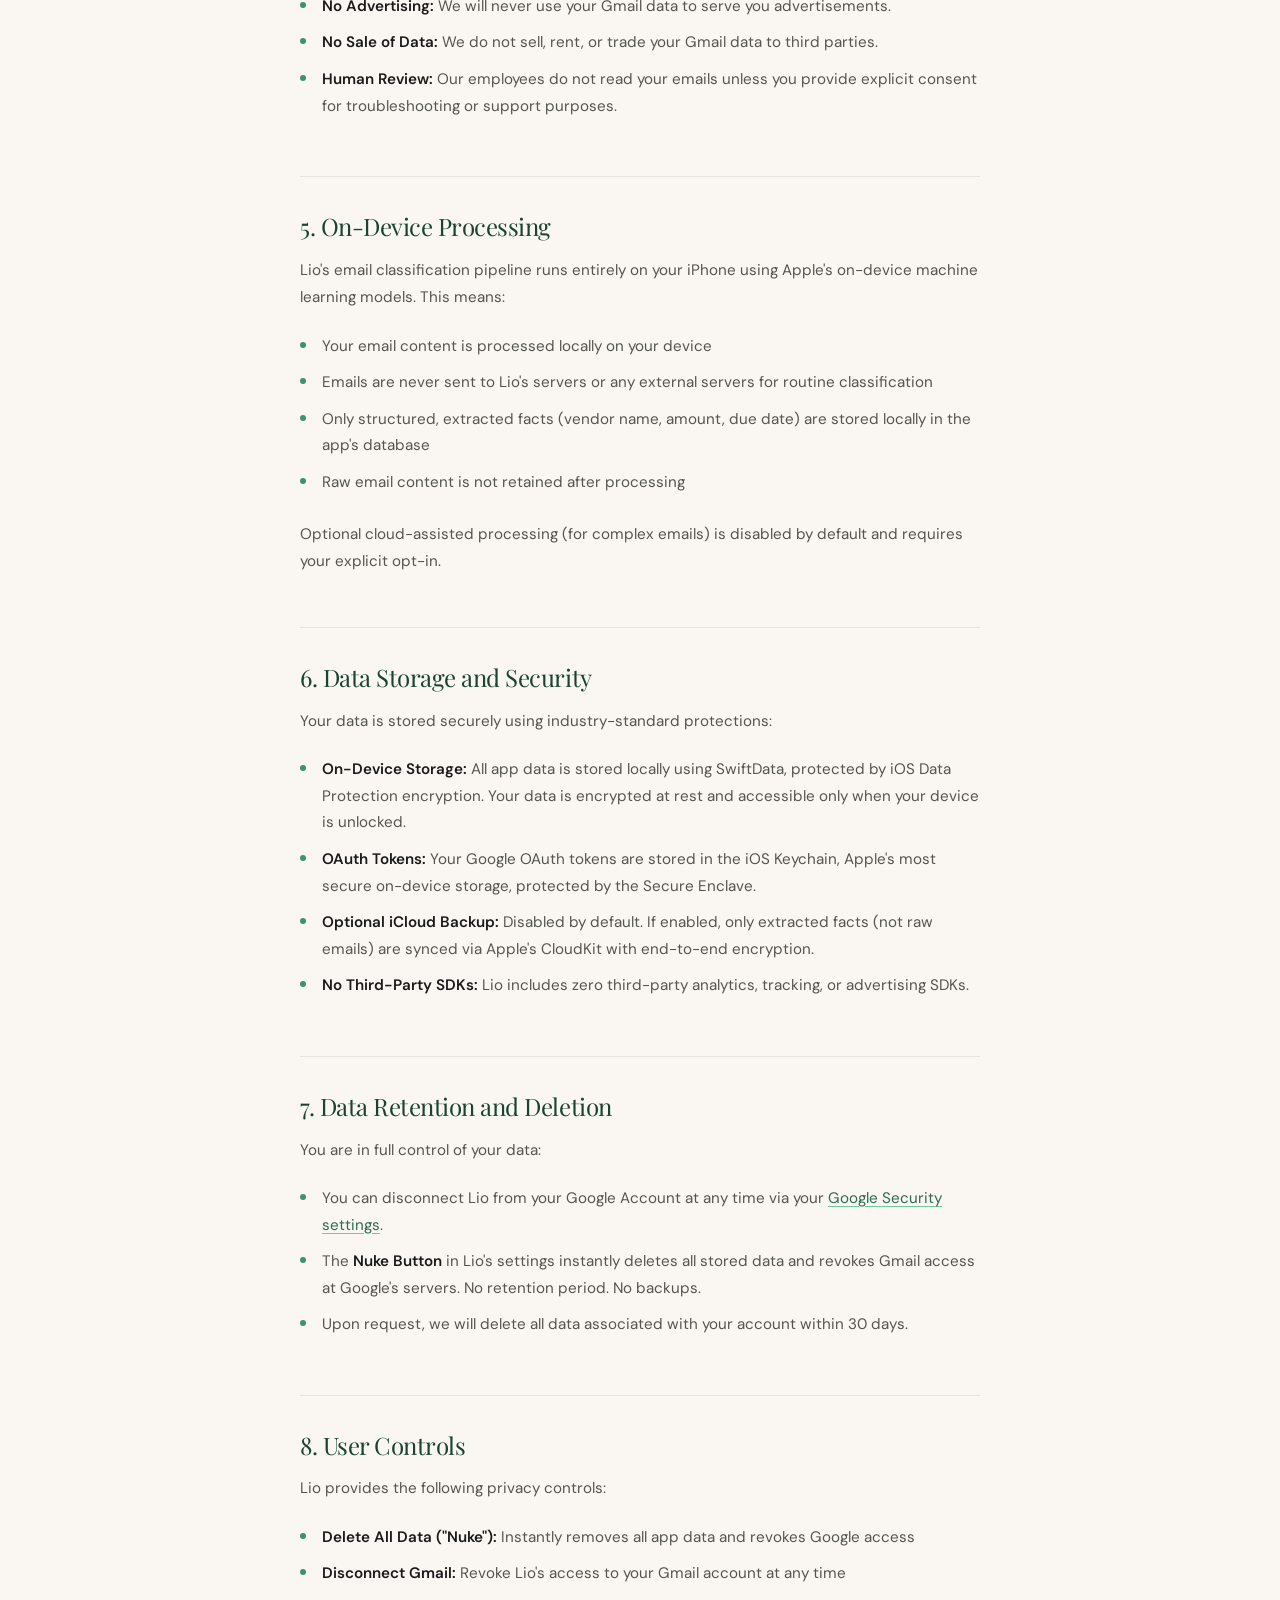
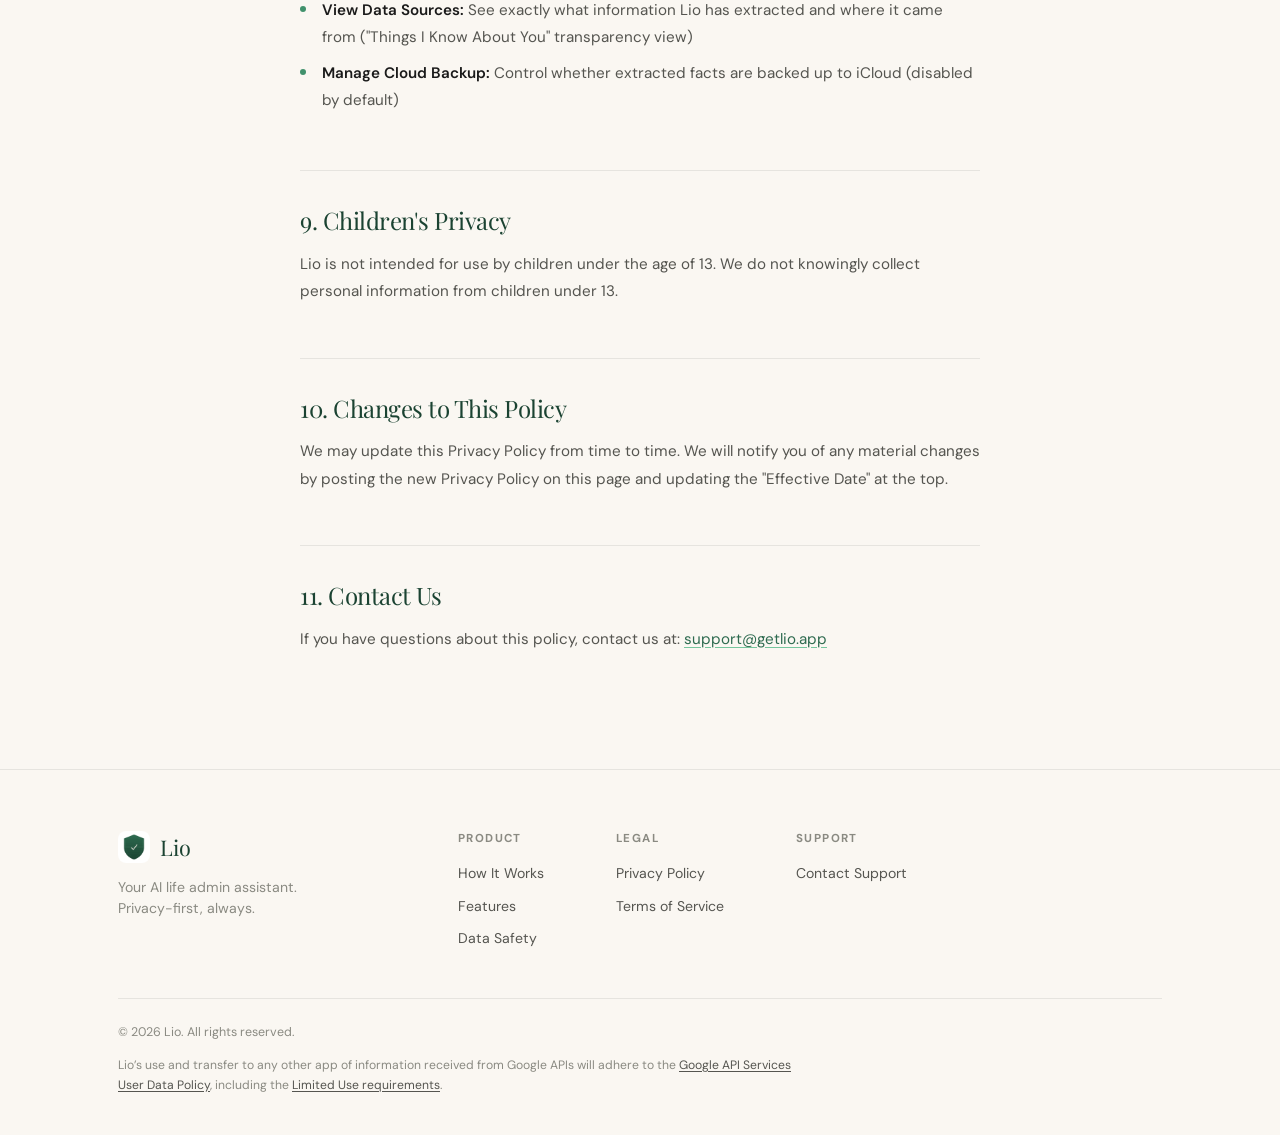
<file: privacy/index.html>
<!DOCTYPE html>
<html lang="en">
<head>
  <meta charset="UTF-8">
  <meta name="viewport" content="width=device-width, initial-scale=1.0">
  <title>Privacy Policy — Lio</title>
  <meta name="description" content="Lio Privacy Policy. How Lio handles your data with full transparency.">
  <link rel="icon" href="/assets/favicon.png" type="image/png">
  <link rel="preconnect" href="https://fonts.googleapis.com">
  <link rel="preconnect" href="https://fonts.gstatic.com" crossorigin>
  <link href="https://fonts.googleapis.com/css2?family=DM+Sans:wght@400;500;600;700&family=Playfair+Display:ital,wght@0,400;0,600;1,400&family=JetBrains+Mono:wght@500;700&display=swap" rel="stylesheet">
  <link rel="stylesheet" href="/styles.css">
</head>
<body>

  <nav class="nav scrolled">
    <div class="container nav-inner">
      <a href="/" class="nav-logo">
        <img src="/assets/logo.png" alt="Lio" class="logo-img" width="32" height="32">
        <span class="logo-text">Lio</span>
      </a>
      <div class="nav-links">
        <a href="/#how-it-works">How It Works</a>
        <a href="/#features">Features</a>
        <a href="/#your-data">Your Data</a>
        <a href="/privacy/">Privacy</a>
        <a href="/#get-lio" class="btn-nav">Get Lio</a>
      </div>
      <button class="nav-toggle" aria-label="Toggle navigation">
        <span></span><span></span><span></span>
      </button>
    </div>
  </nav>

  <section class="legal-page">
    <div class="container">
      <div class="legal-content">
        <p class="legal-date">Effective Date: March 18, 2026</p>
        <h1>Privacy Policy</h1>

        <h2>1. Introduction</h2>
        <p>Welcome to Lio ("we," "our," or "us"). We are committed to protecting your privacy. This Privacy Policy explains how Lio collects, uses, and shares information when you use our application located at <a href="https://getlio.app">getlio.app</a>.</p>
        <p>Lio is a privacy-first personal assistant that monitors your email to detect bills, subscriptions, renewals, and warranties, then surfaces them as actionable cards. We designed Lio from the ground up to keep your data on your device.</p>

        <h2>2. Information We Collect</h2>
        <p>When you connect your Google Account to Lio, we request access to your Gmail data via the Google OAuth service. Specifically, we access:</p>
        <ul>
          <li><strong>Gmail Read-Only Access:</strong> To identify and process billing statements, renewal notices, payment confirmations, receipts, and warranty-related emails. Lio uses the <code>gmail.readonly</code> scope and can never send, delete, or modify your emails.</li>
          <li><strong>Basic Profile Information:</strong> Your name and email address to create your Lio account and display your connected account within the app.</li>
        </ul>
        <p><strong>What Lio does NOT access:</strong> Drafts, contacts, labels, or any account other than the one you explicitly connect.</p>

        <h2>3. How We Use Your Information</h2>
        <p>Lio uses the data collected from Gmail solely to provide and improve the core features of the application. Specifically:</p>
        <ul>
          <li>Scanning emails to detect bills, renewals, warranties, and payment confirmations</li>
          <li>Extracting structured information (vendor name, amount, due date) to create actionable cards</li>
          <li>Building your Vault — a personal registry of household assets, subscriptions, and warranties</li>
          <li>Detecting anomalies (e.g., a bill that increased significantly from the prior month)</li>
          <li>Sending you notifications about upcoming due dates and expiring warranties</li>
        </ul>
        <p>We do not use this data for any other purpose.</p>

        <h2>4. Google API Limited Use Disclosure</h2>
        <p><strong>Lio's use and transfer to any other app of information received from Google APIs will adhere to the <a href="https://developers.google.com/terms/api-services-user-data-policy" target="_blank" rel="noopener noreferrer">Google API Services User Data Policy</a>, including the <a href="https://developers.google.com/terms/api-services-user-data-policy#additional_requirements_for_specific_api_scopes" target="_blank" rel="noopener noreferrer">Limited Use requirements</a>.</strong></p>
        <ul>
          <li><strong>No Advertising:</strong> We will never use your Gmail data to serve you advertisements.</li>
          <li><strong>No Sale of Data:</strong> We do not sell, rent, or trade your Gmail data to third parties.</li>
          <li><strong>Human Review:</strong> Our employees do not read your emails unless you provide explicit consent for troubleshooting or support purposes.</li>
        </ul>

        <h2>5. On-Device Processing</h2>
        <p>Lio's email classification pipeline runs entirely on your iPhone using Apple's on-device machine learning models. This means:</p>
        <ul>
          <li>Your email content is processed locally on your device</li>
          <li>Emails are never sent to Lio's servers or any external servers for routine classification</li>
          <li>Only structured, extracted facts (vendor name, amount, due date) are stored locally in the app's database</li>
          <li>Raw email content is not retained after processing</li>
        </ul>
        <p>Optional cloud-assisted processing (for complex emails) is disabled by default and requires your explicit opt-in.</p>

        <h2>6. Data Storage and Security</h2>
        <p>Your data is stored securely using industry-standard protections:</p>
        <ul>
          <li><strong>On-Device Storage:</strong> All app data is stored locally using SwiftData, protected by iOS Data Protection encryption. Your data is encrypted at rest and accessible only when your device is unlocked.</li>
          <li><strong>OAuth Tokens:</strong> Your Google OAuth tokens are stored in the iOS Keychain, Apple's most secure on-device storage, protected by the Secure Enclave.</li>
          <li><strong>Optional iCloud Backup:</strong> Disabled by default. If enabled, only extracted facts (not raw emails) are synced via Apple's CloudKit with end-to-end encryption.</li>
          <li><strong>No Third-Party SDKs:</strong> Lio includes zero third-party analytics, tracking, or advertising SDKs.</li>
        </ul>

        <h2>7. Data Retention and Deletion</h2>
        <p>You are in full control of your data:</p>
        <ul>
          <li>You can disconnect Lio from your Google Account at any time via your <a href="https://myaccount.google.com/permissions" target="_blank" rel="noopener noreferrer">Google Security settings</a>.</li>
          <li>The <strong>Nuke Button</strong> in Lio's settings instantly deletes all stored data and revokes Gmail access at Google's servers. No retention period. No backups.</li>
          <li>Upon request, we will delete all data associated with your account within 30 days.</li>
        </ul>

        <h2>8. User Controls</h2>
        <p>Lio provides the following privacy controls:</p>
        <ul>
          <li><strong>Delete All Data ("Nuke"):</strong> Instantly removes all app data and revokes Google access</li>
          <li><strong>Disconnect Gmail:</strong> Revoke Lio's access to your Gmail account at any time</li>
          <li><strong>View Data Sources:</strong> See exactly what information Lio has extracted and where it came from ("Things I Know About You" transparency view)</li>
          <li><strong>Manage Cloud Backup:</strong> Control whether extracted facts are backed up to iCloud (disabled by default)</li>
        </ul>

        <h2>9. Children's Privacy</h2>
        <p>Lio is not intended for use by children under the age of 13. We do not knowingly collect personal information from children under 13.</p>

        <h2>10. Changes to This Policy</h2>
        <p>We may update this Privacy Policy from time to time. We will notify you of any material changes by posting the new Privacy Policy on this page and updating the "Effective Date" at the top.</p>

        <h2>11. Contact Us</h2>
        <p>If you have questions about this policy, contact us at: <a href="mailto:support@getlio.app">support@getlio.app</a></p>
      </div>
    </div>
  </section>

  <footer class="footer">
    <div class="container">
      <div class="footer-grid">
        <div class="footer-brand">
          <a href="/" class="nav-logo">
            <img src="/assets/logo.png" alt="Lio" class="logo-img" width="32" height="32">
            <span class="logo-text">Lio</span>
          </a>
          <p>Your AI life admin assistant.<br>Privacy-first, always.</p>
        </div>
        <div class="footer-cols">
          <div class="footer-col">
            <h4>Product</h4>
            <a href="/#how-it-works">How It Works</a>
            <a href="/#features">Features</a>
            <a href="/#your-data">Data Safety</a>
          </div>
          <div class="footer-col">
            <h4>Legal</h4>
            <a href="/privacy/">Privacy Policy</a>
            <a href="/terms/">Terms of Service</a>
          </div>
          <div class="footer-col">
            <h4>Support</h4>
            <a href="mailto:support@getlio.app">Contact Support</a>
          </div>
        </div>
      </div>
      <div class="footer-bottom">
        <p>&copy; 2026 Lio. All rights reserved.</p>
        <p class="limited-use">
          Lio&rsquo;s use and transfer to any other app of information received from Google APIs will adhere to the
          <a href="https://developers.google.com/terms/api-services-user-data-policy" target="_blank" rel="noopener noreferrer">Google API Services User Data Policy</a>,
          including the <a href="https://developers.google.com/terms/api-services-user-data-policy#additional_requirements_for_specific_api_scopes" target="_blank" rel="noopener noreferrer">Limited Use requirements</a>.
        </p>
      </div>
    </div>
  </footer>

  <script>
    const toggle = document.querySelector('.nav-toggle');
    const links = document.querySelector('.nav-links');
    toggle?.addEventListener('click', () => { links.classList.toggle('active'); toggle.classList.toggle('active'); });
  </script>
</body>
</html>
</file>
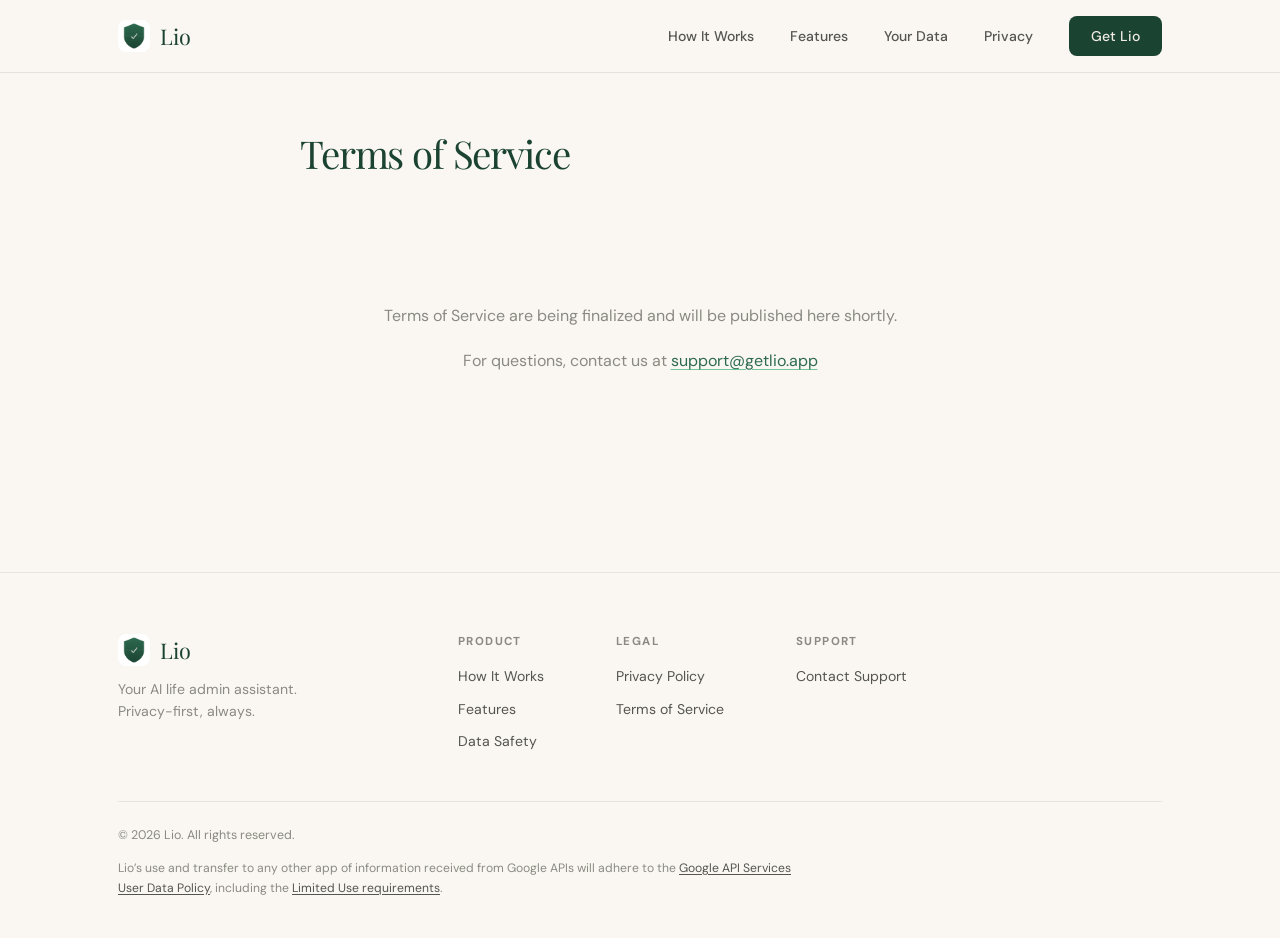
<file: terms/index.html>
<!DOCTYPE html>
<html lang="en">
<head>
  <meta charset="UTF-8">
  <meta name="viewport" content="width=device-width, initial-scale=1.0">
  <title>Terms of Service — Lio</title>
  <meta name="description" content="Lio Terms of Service.">
  <link rel="icon" href="/assets/favicon.png" type="image/png">
  <link rel="preconnect" href="https://fonts.googleapis.com">
  <link rel="preconnect" href="https://fonts.gstatic.com" crossorigin>
  <link href="https://fonts.googleapis.com/css2?family=DM+Sans:wght@400;500;600;700&family=Playfair+Display:ital,wght@0,400;0,600;1,400&family=JetBrains+Mono:wght@500;700&display=swap" rel="stylesheet">
  <link rel="stylesheet" href="/styles.css">
</head>
<body>

  <nav class="nav scrolled">
    <div class="container nav-inner">
      <a href="/" class="nav-logo">
        <img src="/assets/logo.png" alt="Lio" class="logo-img" width="32" height="32">
        <span class="logo-text">Lio</span>
      </a>
      <div class="nav-links">
        <a href="/#how-it-works">How It Works</a>
        <a href="/#features">Features</a>
        <a href="/#your-data">Your Data</a>
        <a href="/privacy/">Privacy</a>
        <a href="/#get-lio" class="btn-nav">Get Lio</a>
      </div>
      <button class="nav-toggle" aria-label="Toggle navigation">
        <span></span><span></span><span></span>
      </button>
    </div>
  </nav>

  <section class="legal-page">
    <div class="container">
      <div class="legal-content">
        <h1>Terms of Service</h1>
        <div class="legal-placeholder">
          <p>Terms of Service are being finalized and will be published here shortly.</p>
          <p style="margin-top: 16px;">For questions, contact us at <a href="mailto:support@getlio.app">support@getlio.app</a></p>
        </div>
      </div>
    </div>
  </section>

  <footer class="footer">
    <div class="container">
      <div class="footer-grid">
        <div class="footer-brand">
          <a href="/" class="nav-logo">
            <img src="/assets/logo.png" alt="Lio" class="logo-img" width="32" height="32">
            <span class="logo-text">Lio</span>
          </a>
          <p>Your AI life admin assistant.<br>Privacy-first, always.</p>
        </div>
        <div class="footer-cols">
          <div class="footer-col">
            <h4>Product</h4>
            <a href="/#how-it-works">How It Works</a>
            <a href="/#features">Features</a>
            <a href="/#your-data">Data Safety</a>
          </div>
          <div class="footer-col">
            <h4>Legal</h4>
            <a href="/privacy/">Privacy Policy</a>
            <a href="/terms/">Terms of Service</a>
          </div>
          <div class="footer-col">
            <h4>Support</h4>
            <a href="mailto:support@getlio.app">Contact Support</a>
          </div>
        </div>
      </div>
      <div class="footer-bottom">
        <p>&copy; 2026 Lio. All rights reserved.</p>
        <p class="limited-use">
          Lio&rsquo;s use and transfer to any other app of information received from Google APIs will adhere to the
          <a href="https://developers.google.com/terms/api-services-user-data-policy" target="_blank" rel="noopener noreferrer">Google API Services User Data Policy</a>,
          including the <a href="https://developers.google.com/terms/api-services-user-data-policy#additional_requirements_for_specific_api_scopes" target="_blank" rel="noopener noreferrer">Limited Use requirements</a>.
        </p>
      </div>
    </div>
  </footer>

  <script>
    const toggle = document.querySelector('.nav-toggle');
    const links = document.querySelector('.nav-links');
    toggle?.addEventListener('click', () => { links.classList.toggle('active'); toggle.classList.toggle('active'); });
  </script>
</body>
</html>
</file>
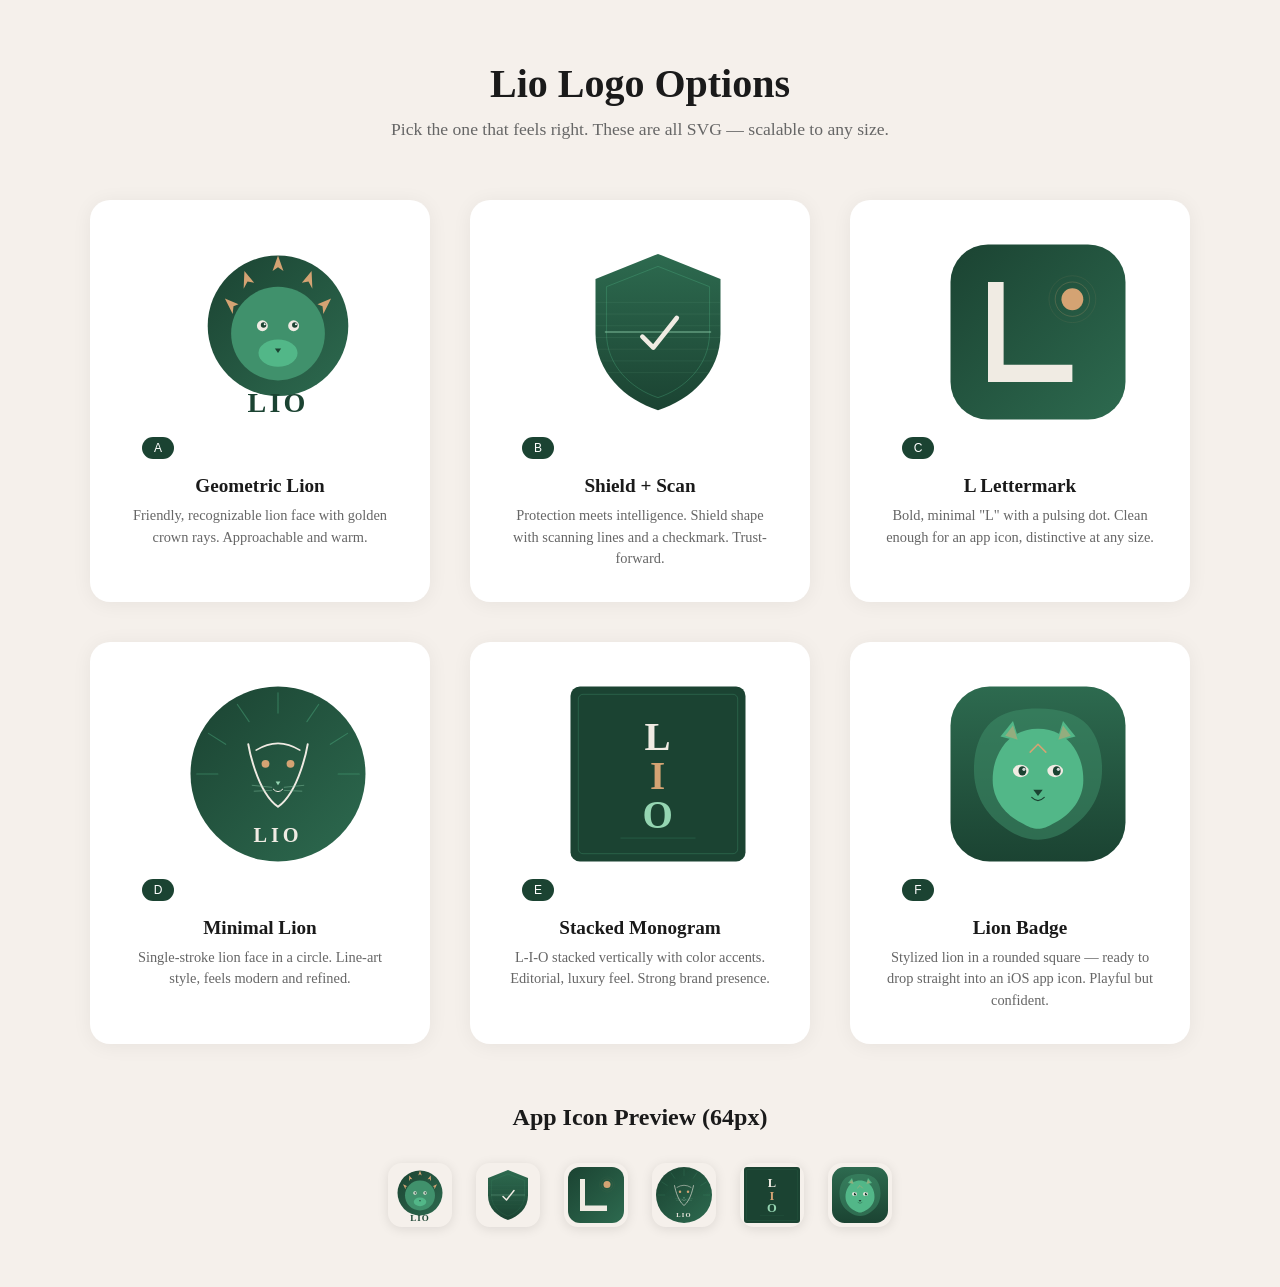
<file: logos.html>
<!DOCTYPE html>
<html lang="en">
<head>
  <meta charset="UTF-8">
  <meta name="viewport" content="width=device-width, initial-scale=1.0">
  <title>Lio — Logo Options</title>
  <style>
    * { margin: 0; padding: 0; box-sizing: border-box; }
    body { background: #f5f0eb; font-family: Georgia, serif; color: #1a1a1a; padding: 60px 24px; }
    h1 { text-align: center; font-size: 2.5rem; margin-bottom: 12px; }
    p.sub { text-align: center; color: #666; margin-bottom: 60px; font-size: 1.1rem; }
    .grid { max-width: 1100px; margin: 0 auto; display: grid; grid-template-columns: repeat(3, 1fr); gap: 40px; }
    .card { background: #fff; border-radius: 20px; padding: 32px; text-align: center; box-shadow: 0 2px 20px rgba(0,0,0,0.06); transition: transform 0.3s, box-shadow 0.3s; }
    .card:hover { transform: translateY(-4px); box-shadow: 0 8px 40px rgba(0,0,0,0.1); }
    .card img { width: 200px; height: 200px; margin: 0 auto 20px; }
    .card h2 { font-size: 1.2rem; margin-bottom: 8px; }
    .card p { font-size: 0.9rem; color: #666; line-height: 1.5; }
    .label { display: inline-block; background: #1B4332; color: #fff; padding: 4px 12px; border-radius: 100px; font-size: 0.75rem; font-family: sans-serif; margin-bottom: 16px; }
    .previews { max-width: 1100px; margin: 60px auto 0; }
    .previews h2 { text-align: center; margin-bottom: 32px; }
    .preview-row { display: flex; gap: 24px; justify-content: center; flex-wrap: wrap; }
    .mini { width: 64px; height: 64px; border-radius: 14px; overflow: hidden; box-shadow: 0 2px 12px rgba(0,0,0,0.1); }
    .mini img { width: 100%; height: 100%; }
    @media (max-width: 768px) { .grid { grid-template-columns: 1fr; max-width: 400px; } }
  </style>
</head>
<body>
  <h1>Lio Logo Options</h1>
  <p class="sub">Pick the one that feels right. These are all SVG — scalable to any size.</p>

  <div class="grid">
    <div class="card">
      <span class="label">A</span>
      <img src="/assets/logos/logo-a-lion-mark.svg" alt="Logo A">
      <h2>Geometric Lion</h2>
      <p>Friendly, recognizable lion face with golden crown rays. Approachable and warm.</p>
    </div>
    <div class="card">
      <span class="label">B</span>
      <img src="/assets/logos/logo-b-abstract-shield.svg" alt="Logo B">
      <h2>Shield + Scan</h2>
      <p>Protection meets intelligence. Shield shape with scanning lines and a checkmark. Trust-forward.</p>
    </div>
    <div class="card">
      <span class="label">C</span>
      <img src="/assets/logos/logo-c-lettermark.svg" alt="Logo C">
      <h2>L Lettermark</h2>
      <p>Bold, minimal "L" with a pulsing dot. Clean enough for an app icon, distinctive at any size.</p>
    </div>
    <div class="card">
      <span class="label">D</span>
      <img src="/assets/logos/logo-d-lion-minimal.svg" alt="Logo D">
      <h2>Minimal Lion</h2>
      <p>Single-stroke lion face in a circle. Line-art style, feels modern and refined.</p>
    </div>
    <div class="card">
      <span class="label">E</span>
      <img src="/assets/logos/logo-e-monogram.svg" alt="Logo E">
      <h2>Stacked Monogram</h2>
      <p>L-I-O stacked vertically with color accents. Editorial, luxury feel. Strong brand presence.</p>
    </div>
    <div class="card">
      <span class="label">F</span>
      <img src="/assets/logos/logo-f-lion-badge.svg" alt="Logo F">
      <h2>Lion Badge</h2>
      <p>Stylized lion in a rounded square — ready to drop straight into an iOS app icon. Playful but confident.</p>
    </div>
  </div>

  <div class="previews">
    <h2>App Icon Preview (64px)</h2>
    <div class="preview-row">
      <div class="mini"><img src="/assets/logos/logo-a-lion-mark.svg" alt="A"></div>
      <div class="mini"><img src="/assets/logos/logo-b-abstract-shield.svg" alt="B"></div>
      <div class="mini"><img src="/assets/logos/logo-c-lettermark.svg" alt="C"></div>
      <div class="mini"><img src="/assets/logos/logo-d-lion-minimal.svg" alt="D"></div>
      <div class="mini"><img src="/assets/logos/logo-e-monogram.svg" alt="E"></div>
      <div class="mini"><img src="/assets/logos/logo-f-lion-badge.svg" alt="F"></div>
    </div>
  </div>
</body>
</html>
</file>
<file: styles.css>
/* ============================================
   Lio — getlio.app

   Direction: Warm editorial. Like a well-designed
   financial app's marketing site — not a SaaS template.
   Light mode. Asymmetric. Lots of white space.
   Forest green + warm cream + terracotta accent.
   ============================================ */

@font-face {
  font-family: 'Fraunces';
  src: url('https://fonts.gstatic.com/s/fraunces/v31/6NUh6bt_1mI5USLaOCrgyZ0.woff2') format('woff2');
  font-weight: 400;
  font-style: normal;
  font-display: swap;
}

:root {
  --cream: #FAF7F2;
  --cream-dark: #F0EBE3;
  --white: #FFFFFF;

  --green-900: #1B4332;
  --green-700: #2D6A4F;
  --green-500: #40916C;
  --green-300: #74C69D;
  --green-100: #D8F3DC;

  --terra: #C07850;
  --terra-light: #E8A878;
  --terra-bg: rgba(192, 120, 80, 0.08);

  --text-dark: #1A1A1A;
  --text-mid: #555550;
  --text-light: #8A8A82;
  --text-on-dark: #F0EBE3;

  --border: rgba(0, 0, 0, 0.08);
  --border-dark: rgba(0, 0, 0, 0.12);

  --container: 1100px;
  --container-narrow: 680px;
  --nav-h: 72px;

  --font-serif: 'Playfair Display', Georgia, serif;
  --font-sans: 'DM Sans', -apple-system, BlinkMacSystemFont, sans-serif;
  --font-mono: 'JetBrains Mono', 'SF Mono', monospace;

  --ease: cubic-bezier(0.25, 0.46, 0.45, 0.94);
  --ease-bounce: cubic-bezier(0.34, 1.56, 0.64, 1);
}

/* ---- Reset ---- */
*, *::before, *::after { box-sizing: border-box; margin: 0; padding: 0; }
html { scroll-behavior: smooth; -webkit-font-smoothing: antialiased; }
body {
  font-family: var(--font-sans);
  background: var(--cream);
  color: var(--text-dark);
  line-height: 1.6;
  overflow-x: hidden;
}
a { color: inherit; text-decoration: none; }
img { max-width: 100%; display: block; }
ul, ol { list-style: none; }

.container { max-width: var(--container); margin: 0 auto; padding: 0 28px; }
.container-narrow { max-width: var(--container-narrow); margin: 0 auto; padding: 0 28px; }

/* ---- Typography ---- */
h1, h2, h3 { font-family: var(--font-serif); font-weight: 400; }
h1 { font-size: clamp(2.6rem, 5.5vw, 4.2rem); line-height: 1.1; letter-spacing: -0.03em; color: var(--green-900); }
h2 { font-size: clamp(2rem, 3.5vw, 3rem); line-height: 1.15; letter-spacing: -0.02em; color: var(--green-900); }
h3 { font-size: 1.35rem; line-height: 1.3; color: var(--green-900); }

/* ============================================
   Navigation
   ============================================ */
.nav {
  position: fixed;
  top: 0; left: 0; right: 0;
  z-index: 100;
  height: var(--nav-h);
  display: flex;
  align-items: center;
  transition: background 0.4s, box-shadow 0.4s;
}

.nav.scrolled {
  background: rgba(250, 247, 242, 0.92);
  backdrop-filter: blur(16px);
  -webkit-backdrop-filter: blur(16px);
  box-shadow: 0 1px 0 var(--border);
}

.nav-inner {
  display: flex;
  align-items: center;
  justify-content: space-between;
  width: 100%;
}

.nav-logo {
  display: flex;
  align-items: center;
  gap: 10px;
}

.logo-img { width: 32px; height: 32px; border-radius: 8px; }
.logo-text {
  font-family: var(--font-serif);
  font-size: 1.35rem;
  color: var(--green-900);
}

.nav-links { display: flex; align-items: center; gap: 36px; }
.nav-links a {
  font-size: 0.88rem;
  font-weight: 500;
  color: var(--text-mid);
  transition: color 0.2s;
}
.nav-links a:hover { color: var(--green-900); }

.btn-nav {
  padding: 9px 22px;
  background: var(--green-900);
  color: var(--text-on-dark) !important;
  border-radius: 8px;
  font-size: 0.85rem;
  font-weight: 600;
  transition: background 0.2s, transform 0.2s;
}
.btn-nav:hover { background: var(--green-700); transform: translateY(-1px); }

.nav-toggle {
  display: none;
  flex-direction: column;
  gap: 5px;
  background: none;
  border: none;
  cursor: pointer;
  padding: 4px;
}
.nav-toggle span {
  display: block; width: 22px; height: 2px;
  background: var(--green-900); border-radius: 2px;
  transition: transform 0.3s, opacity 0.3s;
}
.nav-toggle.active span:nth-child(1) { transform: rotate(45deg) translate(5px, 5px); }
.nav-toggle.active span:nth-child(2) { opacity: 0; }
.nav-toggle.active span:nth-child(3) { transform: rotate(-45deg) translate(5px, -5px); }

/* ============================================
   Buttons
   ============================================ */
.btn {
  display: inline-flex;
  align-items: center;
  gap: 8px;
  font-family: var(--font-sans);
  font-weight: 600;
  font-size: 0.95rem;
  border: none;
  cursor: pointer;
  transition: all 0.3s var(--ease);
  text-decoration: none;
}

.btn-primary {
  padding: 15px 36px;
  background: var(--green-900);
  color: var(--text-on-dark);
  border-radius: 10px;
}
.btn-primary:hover { background: var(--green-700); transform: translateY(-2px); box-shadow: 0 6px 24px rgba(27,67,50,0.2); }

.btn-secondary {
  padding: 15px 36px;
  background: transparent;
  color: var(--green-900);
  border: 1.5px solid var(--border-dark);
  border-radius: 10px;
}
.btn-secondary:hover { border-color: var(--green-900); background: rgba(27,67,50,0.03); }

/* ============================================
   Hero — Big, asymmetric, editorial
   ============================================ */
.hero {
  min-height: 100vh;
  display: flex;
  align-items: center;
  padding: calc(var(--nav-h) + 40px) 0 60px;
  position: relative;
  overflow: hidden;
}

/* Soft shape in background */
.hero::before {
  content: '';
  position: absolute;
  top: -20%;
  right: -15%;
  width: 700px;
  height: 700px;
  border-radius: 50%;
  background: var(--green-100);
  opacity: 0.4;
  filter: blur(80px);
  pointer-events: none;
}

.hero::after {
  content: '';
  position: absolute;
  bottom: -10%;
  left: -10%;
  width: 500px;
  height: 500px;
  border-radius: 50%;
  background: var(--terra-bg);
  opacity: 0.6;
  filter: blur(60px);
  pointer-events: none;
}

.hero-inner {
  display: grid;
  grid-template-columns: 1fr 380px;
  gap: 80px;
  align-items: center;
  position: relative;
}

.hero-eyebrow {
  display: inline-flex;
  align-items: center;
  gap: 8px;
  font-size: 0.78rem;
  font-weight: 600;
  text-transform: uppercase;
  letter-spacing: 0.14em;
  color: var(--terra);
  margin-bottom: 24px;
}

.hero-eyebrow::before {
  content: '';
  width: 24px;
  height: 2px;
  background: var(--terra);
  border-radius: 2px;
}

.hero h1 { margin-bottom: 28px; }

.hero h1 em {
  font-style: italic;
  color: var(--terra);
}

.hero-body {
  font-size: 1.15rem;
  color: var(--text-mid);
  max-width: 520px;
  margin-bottom: 44px;
  line-height: 1.75;
}

.hero-actions {
  display: flex;
  gap: 16px;
  flex-wrap: wrap;
  margin-bottom: 36px;
}

.hero-proof {
  display: flex;
  align-items: center;
  gap: 20px;
  flex-wrap: wrap;
}

.proof-chip {
  display: flex;
  align-items: center;
  gap: 6px;
  font-size: 0.8rem;
  color: var(--text-light);
  font-weight: 500;
}

.proof-chip .dot {
  width: 6px;
  height: 6px;
  border-radius: 50%;
  background: var(--green-300);
}

/* ---- Phone Mockup — iPhone 15 Pro style ---- */
.phone-wrap { position: relative; }

.phone {
  width: 280px;
  height: 580px;
  background: var(--white);
  border-radius: 44px;
  border: 3px solid #86868B; /* titanium frame */
  padding: 0;
  position: relative;
  overflow: hidden;
  box-shadow:
    inset 0 0 0 1px rgba(255,255,255,0.15),
    0 1px 0 0 #A1A1A6,
    0 40px 80px rgba(0,0,0,0.12),
    0 10px 30px rgba(0,0,0,0.08);
  margin: 0 auto;
  transform: none;
}

/* Titanium side buttons */
.phone::before {
  content: '';
  position: absolute;
  right: -4px;
  top: 140px;
  width: 4px;
  height: 48px;
  background: #86868B;
  border-radius: 0 3px 3px 0;
}

.phone::after {
  content: '';
  position: absolute;
  left: -4px;
  top: 120px;
  width: 4px;
  height: 28px;
  background: #86868B;
  border-radius: 3px 0 0 3px;
  box-shadow: 0 40px 0 #86868B; /* second button below */
}

/* Dynamic Island (replaces notch) */
.phone-notch {
  position: absolute;
  top: 10px;
  left: 50%;
  transform: translateX(-50%);
  width: 96px;
  height: 28px;
  background: #000;
  border-radius: 20px;
  z-index: 5;
}

/* Status bar dots inside Dynamic Island */
.phone-notch::before {
  content: '';
  position: absolute;
  left: 14px;
  top: 50%;
  transform: translateY(-50%);
  width: 7px;
  height: 7px;
  border-radius: 50%;
  background: #1D1D1F;
  box-shadow: inset 0 0 0 1.5px #333;
}

.phone-screen {
  width: 100%;
  height: 100%;
  background: var(--cream);
  padding: 50px 18px 18px;
  display: flex;
  flex-direction: column;
  border-radius: 41px;
}

.ps-header {
  margin-bottom: 16px;
}

.ps-greeting {
  font-family: var(--font-serif);
  font-size: 1.15rem;
  color: var(--green-900);
  display: block;
}

.ps-sub {
  font-size: 0.68rem;
  color: var(--text-light);
  margin-top: 2px;
}

/* Animated card stack */
.ps-cards {
  position: relative;
  height: 165px;
  margin-bottom: 12px;
}

.ps-card {
  position: absolute;
  width: 100%;
  background: var(--white);
  border-radius: 14px;
  padding: 14px 16px;
  box-shadow: 0 2px 12px rgba(0,0,0,0.06);
  border-left: 4px solid transparent;
  opacity: 0;
  transform: translateY(10px) scale(0.98);
  animation: cardSwap 9s ease-in-out infinite;
}

.ps-card:nth-child(1) { animation-delay: 0s; border-left-color: #C44; }
.ps-card:nth-child(2) { animation-delay: 3s; border-left-color: var(--terra); }
.ps-card:nth-child(3) { animation-delay: 6s; border-left-color: var(--green-500); }

@keyframes cardSwap {
  0%   { opacity: 0; transform: translateY(10px) scale(0.98); }
  5%   { opacity: 1; transform: translateY(0) scale(1); }
  30%  { opacity: 1; transform: translateY(0) scale(1); }
  35%  { opacity: 0; transform: translateY(-6px) scale(0.98); }
  100% { opacity: 0; }
}

.ps-card-label {
  font-size: 0.6rem;
  font-weight: 700;
  text-transform: uppercase;
  letter-spacing: 0.08em;
  margin-bottom: 6px;
}

.ps-card:nth-child(1) .ps-card-label { color: #C44; }
.ps-card:nth-child(2) .ps-card-label { color: var(--terra); }
.ps-card:nth-child(3) .ps-card-label { color: var(--green-500); }

.ps-card-vendor {
  font-weight: 600;
  font-size: 0.88rem;
  color: var(--green-900);
}

.ps-card-amount {
  font-family: var(--font-mono);
  font-size: 1.5rem;
  font-weight: 700;
  color: var(--green-900);
  margin: 6px 0 10px;
}

.ps-card-btn {
  display: inline-block;
  padding: 6px 16px;
  background: var(--green-900);
  color: var(--text-on-dark);
  border-radius: 6px;
  font-size: 0.7rem;
  font-weight: 700;
}

/* Mini cards at bottom of phone */
.ps-settled {
  margin-top: auto;
  display: flex;
  flex-direction: column;
  gap: 6px;
}

.ps-mini {
  display: flex;
  justify-content: space-between;
  align-items: center;
  padding: 10px 14px;
  background: var(--white);
  border-radius: 10px;
  box-shadow: 0 1px 4px rgba(0,0,0,0.04);
}

.ps-mini-name { font-size: 0.72rem; color: var(--text-mid); }
.ps-mini-status {
  font-size: 0.68rem;
  font-weight: 700;
  color: var(--green-500);
  display: flex;
  align-items: center;
  gap: 4px;
}

/* ---- Floating annotation ---- */
.phone-annotation {
  position: absolute;
  top: 110px;
  right: -50px;
  background: var(--white);
  border-radius: 10px;
  padding: 10px 14px;
  box-shadow: 0 4px 20px rgba(0,0,0,0.08);
  font-size: 0.72rem;
  color: var(--text-mid);
  white-space: nowrap;
  border: 1px solid var(--border);
  transform: none;
}

.phone-annotation {
  display: flex;
  align-items: flex-start;
  gap: 10px;
}

.phone-annotation strong { color: var(--green-900); display: block; font-size: 0.85rem; }

.annotation-icon {
  flex-shrink: 0;
  width: 28px;
  height: 28px;
  display: flex;
  align-items: center;
  justify-content: center;
  background: var(--terra-bg);
  border-radius: 50%;
  margin-top: 1px;
}

/* Settled header in phone */
.ps-settled-header {
  font-size: 0.62rem;
  font-weight: 700;
  text-transform: uppercase;
  letter-spacing: 0.1em;
  color: var(--text-light);
  margin-bottom: 4px;
}

/* Phone shadow / context */
.phone-context { position: relative; }
.phone-shadow {
  position: absolute;
  bottom: -20px;
  left: 50%;
  transform: translateX(-50%);
  width: 200px;
  height: 20px;
  background: radial-gradient(ellipse, rgba(0,0,0,0.08) 0%, transparent 70%);
  border-radius: 50%;
}

/* ============================================
   Section base
   ============================================ */
.section {
  padding: 120px 0;
}

.section-label {
  display: inline-flex;
  align-items: center;
  gap: 8px;
  font-size: 0.72rem;
  font-weight: 700;
  text-transform: uppercase;
  letter-spacing: 0.15em;
  color: var(--terra);
  margin-bottom: 16px;
}

.section-label::before {
  content: '';
  width: 20px;
  height: 2px;
  background: var(--terra);
}

/* ============================================
   Stats — horizontal ticker style
   ============================================ */
.stats-bar {
  background: var(--green-900);
  padding: 32px 0;
  overflow: hidden;
}

.stats-track {
  display: flex;
  align-items: center;
  justify-content: center;
  gap: 64px;
  flex-wrap: wrap;
}

.stat-item {
  display: flex;
  align-items: center;
  gap: 12px;
  white-space: nowrap;
}

.stat-val {
  font-family: var(--font-serif);
  font-size: 1.6rem;
  color: #fff;
}

.stat-lbl {
  font-size: 0.88rem;
  color: rgba(255,255,255,0.85);
  font-weight: 600;
  text-transform: uppercase;
  letter-spacing: 0.04em;
}

.stat-icon {
  flex-shrink: 0;
  width: 20px;
  height: 20px;
  display: flex;
  align-items: center;
  justify-content: center;
}

.stat-dot {
  width: 4px;
  height: 4px;
  border-radius: 50%;
  background: var(--green-300);
}

/* ============================================
   How It Works — stacked editorial cards
   ============================================ */
.hiw-steps {
  display: flex;
  flex-direction: column;
  gap: 0;
  max-width: 900px;
  margin: 0 auto;
}

.hiw-step {
  display: grid;
  grid-template-columns: 80px 1fr;
  gap: 32px;
  padding: 48px 0;
  border-bottom: 1px solid var(--border);
  align-items: start;
}

.hiw-step:last-child { border-bottom: none; }

.hiw-num {
  font-family: var(--font-serif);
  font-size: 3.5rem;
  color: var(--green-100);
  line-height: 1;
  text-align: right;
  padding-top: 4px;
}

.hiw-step h3 { margin-bottom: 4px; }

.hiw-title-row {
  display: flex;
  align-items: center;
  gap: 12px;
  flex-wrap: wrap;
  margin-bottom: 4px;
}

.hiw-badge {
  display: inline-block;
  font-family: var(--font-sans);
  font-size: 0.65rem;
  font-weight: 700;
  text-transform: uppercase;
  letter-spacing: 0.08em;
  color: var(--green-700);
  background: var(--green-100);
  padding: 4px 10px;
  border-radius: 100px;
  white-space: nowrap;
}

.hiw-lead {
  font-weight: 600;
  color: var(--text-dark) !important;
  margin-bottom: 8px !important;
}

.hiw-step p {
  color: var(--text-mid);
  font-size: 0.95rem;
  line-height: 1.7;
  max-width: 520px;
}

.hiw-examples {
  display: flex;
  flex-direction: column;
  gap: 10px;
  margin-top: 16px;
  max-width: 520px;
}

.hiw-example {
  padding: 12px 16px;
  background: var(--cream-dark);
  border-radius: 8px;
  border-left: 3px solid var(--green-500);
  font-size: 0.9rem;
  color: var(--text-dark);
  line-height: 1.5;
  font-style: italic;
}

/* Google sign-in button — follows official branding guidelines
   Ref: https://developers.google.com/identity/branding-guidelines
   - White background, #747775 border
   - Roboto Medium 14px for text
   - Google "G" logo in 18x18 container with 8px padding
   - 40px min height, 4px border-radius */
.g-signin {
  display: inline-flex;
  align-items: center;
  height: 40px;
  background: #fff;
  border: 1px solid #747775;
  border-radius: 4px;
  padding: 0;
  margin-top: 16px;
  cursor: default;
  user-select: none;
  overflow: hidden;
  box-shadow: none;
}

.g-signin-icon {
  display: flex;
  align-items: center;
  justify-content: center;
  width: 40px;
  height: 40px;
  padding: 8px;
}

.g-signin-text {
  font-family: 'Roboto', sans-serif;
  font-size: 14px;
  font-weight: 500;
  color: #1f1f1f;
  padding: 0 12px 0 0;
  letter-spacing: 0.25px;
}

.hiw-footer {
  max-width: 900px;
  margin: 48px auto 0;
  padding: 24px 32px;
  background: var(--cream-dark);
  border-radius: 12px;
  border: 1px solid var(--border);
  text-align: center;
}

.hiw-footer p {
  font-size: 0.9rem;
  color: var(--text-mid);
  line-height: 1.7;
  max-width: 600px;
  margin: 0 auto;
}

/* ============================================
   Features — alternating rows
   ============================================ */
.features-section {
  background: var(--white);
}

.feat-grid {
  display: grid;
  grid-template-columns: repeat(2, 1fr);
  gap: 48px 64px;
  max-width: 960px;
  margin: 60px auto 0;
}

.feat {
  padding: 36px;
  border-radius: 16px;
  transition: background 0.3s;
}

.feat:hover { background: var(--cream); }

.feat-icon {
  width: 44px;
  height: 44px;
  border-radius: 10px;
  display: flex;
  align-items: center;
  justify-content: center;
  margin-bottom: 18px;
}

.feat-icon.green { background: var(--green-100); }
.feat-icon.green svg { stroke: var(--green-700); }
.feat-icon.terra { background: var(--terra-bg); }
.feat-icon.terra svg { stroke: var(--terra); }

.feat-icon svg { width: 22px; height: 22px; fill: none; stroke-width: 2; stroke-linecap: round; stroke-linejoin: round; }

.feat h3 { margin-bottom: 10px; }
.feat p { color: var(--text-mid); font-size: 0.92rem; line-height: 1.65; }

/* ============================================
   Data Safety — clean promise cards
   ============================================ */
.safety-intro {
  text-align: center;
  max-width: 560px;
  margin: 0 auto 56px;
}

.safety-intro h2 { margin-bottom: 16px; }
.safety-intro p { color: var(--text-mid); font-size: 1.05rem; }

.safety-list {
  max-width: 720px;
  margin: 0 auto;
  display: flex;
  flex-direction: column;
  gap: 0;
}

.safety-item {
  display: flex;
  gap: 20px;
  padding: 28px 0;
  border-bottom: 1px solid var(--border);
  align-items: start;
}

.safety-item:last-child { border-bottom: none; }

.safety-check {
  flex-shrink: 0;
  width: 28px;
  height: 28px;
  border-radius: 50%;
  background: var(--green-100);
  display: flex;
  align-items: center;
  justify-content: center;
  margin-top: 2px;
}

.safety-check svg { width: 14px; height: 14px; }

.safety-item h3 {
  font-family: var(--font-sans);
  font-size: 1rem;
  font-weight: 600;
  color: var(--green-900);
  margin-bottom: 4px;
}

.safety-item p {
  font-size: 0.88rem;
  color: var(--text-mid);
  line-height: 1.6;
}

/* ============================================
   CTA
   ============================================ */
.cta-section {
  background: var(--green-900);
  padding: 100px 0;
  text-align: center;
  position: relative;
  overflow: hidden;
}

/* Decorative circle */
.cta-section::before {
  content: '';
  position: absolute;
  top: -100px;
  right: -100px;
  width: 400px;
  height: 400px;
  border-radius: 50%;
  border: 1px solid rgba(255,255,255,0.06);
  pointer-events: none;
}

.cta-section::after {
  content: '';
  position: absolute;
  bottom: -80px;
  left: -60px;
  width: 300px;
  height: 300px;
  border-radius: 50%;
  border: 1px solid rgba(255,255,255,0.04);
  pointer-events: none;
}

.cta-section h2 {
  color: var(--text-on-dark);
  margin-bottom: 16px;
}

.cta-section .section-label { color: var(--green-300); }
.cta-section .section-label::before { background: var(--green-300); }

.cta-body {
  color: var(--green-300);
  font-size: 1.1rem;
  max-width: 480px;
  margin: 0 auto 40px;
  line-height: 1.7;
}

.cta-section .btn-primary {
  background: var(--text-on-dark);
  color: var(--green-900);
}
.cta-section .btn-primary:hover {
  background: #fff;
  box-shadow: 0 6px 24px rgba(0,0,0,0.2);
}

.cta-note {
  color: var(--green-500);
  font-size: 0.85rem;
  margin-top: 20px;
}

/* App Store badge */
.app-store-badge {
  display: inline-block;
  transition: opacity 0.2s, transform 0.2s;
}
.app-store-badge:hover { opacity: 0.85; transform: translateY(-2px); }

/* ============================================
   Footer
   ============================================ */
.footer {
  padding: 60px 0 40px;
  border-top: 1px solid var(--border);
}

.footer-grid {
  display: grid;
  grid-template-columns: 260px 1fr;
  gap: 80px;
  margin-bottom: 48px;
}

.footer-brand p {
  color: var(--text-light);
  font-size: 0.88rem;
  margin-top: 12px;
  line-height: 1.55;
}

.footer-cols { display: flex; gap: 72px; }
.footer-col { display: flex; flex-direction: column; gap: 10px; }

.footer-col h4 {
  font-family: var(--font-sans);
  font-size: 0.72rem;
  font-weight: 700;
  text-transform: uppercase;
  letter-spacing: 0.12em;
  color: var(--text-light);
  margin-bottom: 4px;
}

.footer-col a { font-size: 0.88rem; color: var(--text-mid); transition: color 0.2s; }
.footer-col a:hover { color: var(--green-900); }

.footer-bottom {
  border-top: 1px solid var(--border);
  padding-top: 24px;
  display: flex;
  flex-direction: column;
  gap: 12px;
}

.footer-bottom p { font-size: 0.78rem; color: var(--text-light); }

.limited-use {
  font-size: 0.76rem !important;
  max-width: 680px;
  line-height: 1.65 !important;
}

.limited-use a {
  color: var(--text-mid);
  text-decoration: underline;
  text-underline-offset: 2px;
}
.limited-use a:hover { color: var(--green-700); }

/* ============================================
   Legal pages (Privacy, Terms)
   ============================================ */
.legal-page {
  padding-top: calc(var(--nav-h) + 60px);
  padding-bottom: 100px;
}

.legal-content { max-width: var(--container-narrow); margin: 0 auto; }

.legal-date {
  font-size: 0.82rem;
  color: var(--text-light);
  margin-bottom: 8px;
}

.legal-content h1 {
  font-size: clamp(2rem, 3vw, 2.8rem);
  margin-bottom: 48px;
}

.legal-content h2 {
  font-size: 1.5rem;
  margin-top: 52px;
  margin-bottom: 16px;
  padding-top: 36px;
  border-top: 1px solid var(--border);
}
.legal-content h2:first-of-type { border-top: none; padding-top: 0; }

.legal-content p {
  color: var(--text-mid);
  font-size: 0.95rem;
  line-height: 1.8;
  margin-bottom: 16px;
}

.legal-content ul { margin: 12px 0 20px; }
.legal-content li {
  color: var(--text-mid);
  font-size: 0.95rem;
  line-height: 1.75;
  padding: 5px 0 5px 22px;
  position: relative;
}
.legal-content li::before {
  content: '';
  position: absolute;
  left: 0; top: 14px;
  width: 6px; height: 6px;
  border-radius: 50%;
  background: var(--green-500);
}

.legal-content a {
  color: var(--green-700);
  text-decoration: underline;
  text-underline-offset: 3px;
  text-decoration-color: var(--green-300);
}
.legal-content a:hover { text-decoration-color: var(--green-700); }

.legal-content strong { color: var(--text-dark); font-weight: 600; }
.legal-content code {
  font-family: var(--font-mono);
  font-size: 0.85em;
  background: var(--cream-dark);
  padding: 2px 6px;
  border-radius: 4px;
}

.legal-placeholder { text-align: center; padding: 80px 0; }
.legal-placeholder p { color: var(--text-light); font-size: 1rem; }

/* ============================================
   Persona Cards — "Who is Lio for?"
   ============================================ */
.personas-section {
  background: var(--white);
}

.persona-grid {
  display: grid;
  grid-template-columns: repeat(3, 1fr);
  gap: 28px;
  max-width: 1020px;
  margin: 0 auto;
}

.persona-card {
  padding: 36px 32px;
  background: var(--cream);
  border-radius: 16px;
  border: 1px solid var(--border);
  transition: border-color 0.3s, box-shadow 0.3s;
  display: flex;
  flex-direction: column;
}

.persona-card:hover {
  border-color: var(--green-300);
  box-shadow: 0 8px 32px rgba(27, 67, 50, 0.06);
}

.persona-tag {
  font-size: 0.68rem;
  font-weight: 700;
  text-transform: uppercase;
  letter-spacing: 0.12em;
  color: var(--terra);
  margin-bottom: 12px;
}

.persona-card h3 {
  font-size: 1.25rem;
  line-height: 1.3;
  margin-bottom: 14px;
  color: var(--green-900);
}

.persona-card > p {
  font-size: 0.92rem;
  color: var(--text-mid);
  line-height: 1.65;
  margin-bottom: 20px;
  flex: 1;
}

.persona-example {
  padding: 14px 16px;
  background: var(--white);
  border-radius: 10px;
  border-left: 3px solid var(--green-500);
  font-size: 0.88rem;
  color: var(--text-dark);
  line-height: 1.5;
  font-style: italic;
}

/* Persona icons (replacing emojis) */
.persona-icon {
  width: 48px;
  height: 48px;
  border-radius: 12px;
  display: flex;
  align-items: center;
  justify-content: center;
  margin-bottom: 16px;
}

.persona-icon-home {
  background: var(--green-100);
  color: var(--green-700);
}

.persona-icon-pro {
  background: var(--terra-bg);
  color: var(--terra);
}

.persona-icon-safe {
  background: rgba(66, 133, 244, 0.08);
  color: #4285F4;
}

/* Persona photos */
.persona-photo {
  width: 100%;
  border-radius: 10px;
  overflow: hidden;
  margin-bottom: 16px;
}

.persona-photo img {
  width: 100%;
  height: 160px;
  object-fit: cover;
  display: block;
}

/* Photo placeholders */
.photo-placeholder {
  width: 100%;
  height: 140px;
  border-radius: 10px;
  background: var(--cream-dark);
  border: 2px dashed var(--border-dark);
  display: flex;
  align-items: center;
  justify-content: center;
  margin-bottom: 16px;
  padding: 16px;
}

.photo-placeholder-text {
  font-size: 0.72rem;
  color: var(--text-light);
  text-align: center;
  line-height: 1.5;
}

/* iOS-style notification bubbles */
.ios-notification {
  background: var(--white);
  border-radius: 14px;
  padding: 12px 14px;
  box-shadow:
    0 2px 12px rgba(0, 0, 0, 0.08),
    0 0 0 0.5px rgba(0, 0, 0, 0.04);
  backdrop-filter: blur(20px);
}

.ios-notif-header {
  display: flex;
  align-items: center;
  gap: 8px;
  margin-bottom: 6px;
}

.ios-notif-icon {
  border-radius: 5px;
}

.ios-notif-app {
  font-size: 0.72rem;
  font-weight: 600;
  color: var(--text-dark);
  flex: 1;
}

.ios-notif-time {
  font-size: 0.65rem;
  color: var(--text-light);
  font-weight: 500;
}

.ios-notif-body {
  font-size: 0.85rem;
  color: var(--text-dark);
  line-height: 1.45;
}

/* Nuke founder's voice */
.nuke-founder {
  font-size: 0.88rem !important;
  color: var(--text-mid) !important;
  padding-top: 12px;
  border-top: 1px solid var(--border);
  margin-top: 4px;
  font-weight: 500;
}

/* ============================================
   Before / After
   ============================================ */
.ba-grid {
  display: grid;
  grid-template-columns: 1fr 1fr;
  gap: 28px;
  max-width: 960px;
  margin: 0 auto;
}

.ba-card {
  border-radius: 16px;
  padding: 36px;
}

.ba-before {
  background: #FEF6F4;
  border: 1px solid rgba(204, 68, 68, 0.12);
}

.ba-after {
  background: #F4FBF7;
  border: 1px solid rgba(45, 106, 79, 0.12);
}

.ba-label {
  font-size: 0.72rem;
  font-weight: 700;
  text-transform: uppercase;
  letter-spacing: 0.12em;
  color: #C44;
  margin-bottom: 28px;
}

.ba-label-good { color: var(--green-700); }

.ba-items { display: flex; flex-direction: column; gap: 24px; }

.ba-item {
  display: flex;
  gap: 14px;
  align-items: flex-start;
}

.ba-icon {
  flex-shrink: 0;
  width: 28px;
  height: 28px;
  border-radius: 50%;
  display: flex;
  align-items: center;
  justify-content: center;
  margin-top: 2px;
}

.ba-icon-bad { background: rgba(204, 68, 68, 0.1); }
.ba-icon-good { background: rgba(45, 106, 79, 0.1); }

.ba-item strong {
  display: block;
  font-size: 0.95rem;
  color: var(--text-dark);
  margin-bottom: 4px;
}

.ba-item p {
  font-size: 0.88rem;
  color: var(--text-mid);
  line-height: 1.55;
  margin: 0;
}

/* ============================================
   "Doesn't read your life" callout
   ============================================ */
.not-section {
  padding: 48px 0;
}

.not-inner {
  max-width: 720px;
  margin: 0 auto;
  padding: 32px 40px;
  background: var(--cream-dark);
  border-radius: 12px;
  border: 1px solid var(--border);
  text-align: center;
}

.not-inner h3 {
  font-size: 1.2rem;
  color: var(--green-900);
  margin-bottom: 12px;
}

.not-inner p {
  font-size: 0.92rem;
  color: var(--text-mid);
  line-height: 1.7;
  max-width: 580px;
  margin: 0 auto;
}

/* ============================================
   Nuke Button — standalone section
   ============================================ */
.nuke-section {
  padding: 80px 0;
  background: var(--white);
}

.nuke-inner {
  display: grid;
  grid-template-columns: 280px 1fr;
  gap: 56px;
  align-items: center;
  max-width: 820px;
  margin: 0 auto;
}

.nuke-visual {
  display: flex;
  justify-content: center;
}

.nuke-btn-demo {
  display: flex;
  flex-direction: column;
  align-items: center;
  gap: 16px;
}

.nuke-circle {
  width: 100px;
  height: 100px;
  border-radius: 50%;
  background: #C44;
  display: flex;
  align-items: center;
  justify-content: center;
  box-shadow:
    0 0 0 6px rgba(204, 68, 68, 0.15),
    0 0 0 14px rgba(204, 68, 68, 0.06),
    0 8px 30px rgba(204, 68, 68, 0.25);
  transition: transform 0.3s var(--ease), box-shadow 0.3s;
}

.nuke-inner:hover .nuke-circle {
  transform: scale(1.05);
  box-shadow:
    0 0 0 8px rgba(204, 68, 68, 0.2),
    0 0 0 18px rgba(204, 68, 68, 0.08),
    0 12px 40px rgba(204, 68, 68, 0.3);
}

.nuke-label-text {
  font-size: 0.78rem;
  font-weight: 700;
  text-transform: uppercase;
  letter-spacing: 0.1em;
  color: #C44;
}

.nuke-copy h3 {
  font-size: 1.6rem;
  margin-bottom: 16px;
}

.nuke-copy p {
  font-size: 0.95rem;
  color: var(--text-mid);
  line-height: 1.7;
  margin-bottom: 12px;
}

.nuke-sub {
  font-size: 0.88rem !important;
  font-style: italic;
  color: var(--text-light) !important;
}

/* ============================================
   Scroll reveal
   ============================================ */
.reveal {
  opacity: 0;
  transform: translateY(20px);
  transition: opacity 0.6s var(--ease), transform 0.6s var(--ease);
}
.reveal.visible { opacity: 1; transform: none; }

.stagger > .reveal:nth-child(1) { transition-delay: 0s; }
.stagger > .reveal:nth-child(2) { transition-delay: 0.08s; }
.stagger > .reveal:nth-child(3) { transition-delay: 0.16s; }
.stagger > .reveal:nth-child(4) { transition-delay: 0.22s; }
.stagger > .reveal:nth-child(5) { transition-delay: 0.28s; }
.stagger > .reveal:nth-child(6) { transition-delay: 0.34s; }

/* ============================================
   Responsive
   ============================================ */
@media (max-width: 900px) {
  .hero-inner { grid-template-columns: 1fr; gap: 60px; }
  .phone { transform: none; }
  .phone-annotation { display: none; }
  .feat-grid { grid-template-columns: 1fr; gap: 16px; }
  .footer-grid { grid-template-columns: 1fr; gap: 40px; }
  .footer-cols { flex-wrap: wrap; gap: 36px; }
  .stats-track { gap: 32px; }
  .ba-grid { grid-template-columns: 1fr; }
  .persona-grid { grid-template-columns: 1fr; max-width: 480px; }
  .nuke-inner { grid-template-columns: 1fr; text-align: center; }
  .nuke-copy { text-align: left; }
}

@media (max-width: 640px) {
  .nav-links {
    display: none;
    position: fixed;
    top: var(--nav-h);
    left: 0; right: 0;
    background: rgba(250,247,242,0.97);
    backdrop-filter: blur(16px);
    flex-direction: column;
    padding: 24px;
    gap: 20px;
    box-shadow: 0 4px 20px rgba(0,0,0,0.06);
  }
  .nav-links.active { display: flex; }
  .nav-toggle { display: flex; }

  .section { padding: 80px 0; }
  .hero { min-height: auto; padding-bottom: 40px; }

  .hero-actions { flex-direction: column; }
  .hero-actions .btn { width: 100%; justify-content: center; }

  .hero-proof { justify-content: center; }

  .hiw-step { grid-template-columns: 48px 1fr; gap: 16px; }
  .hiw-num { font-size: 2.5rem; }

  .phone { width: 240px; height: 500px; border-radius: 38px; }
  .phone-screen { border-radius: 35px; }

  .stats-track { flex-direction: column; gap: 20px; }
  .stat-dot { display: none; }
}
</file>
